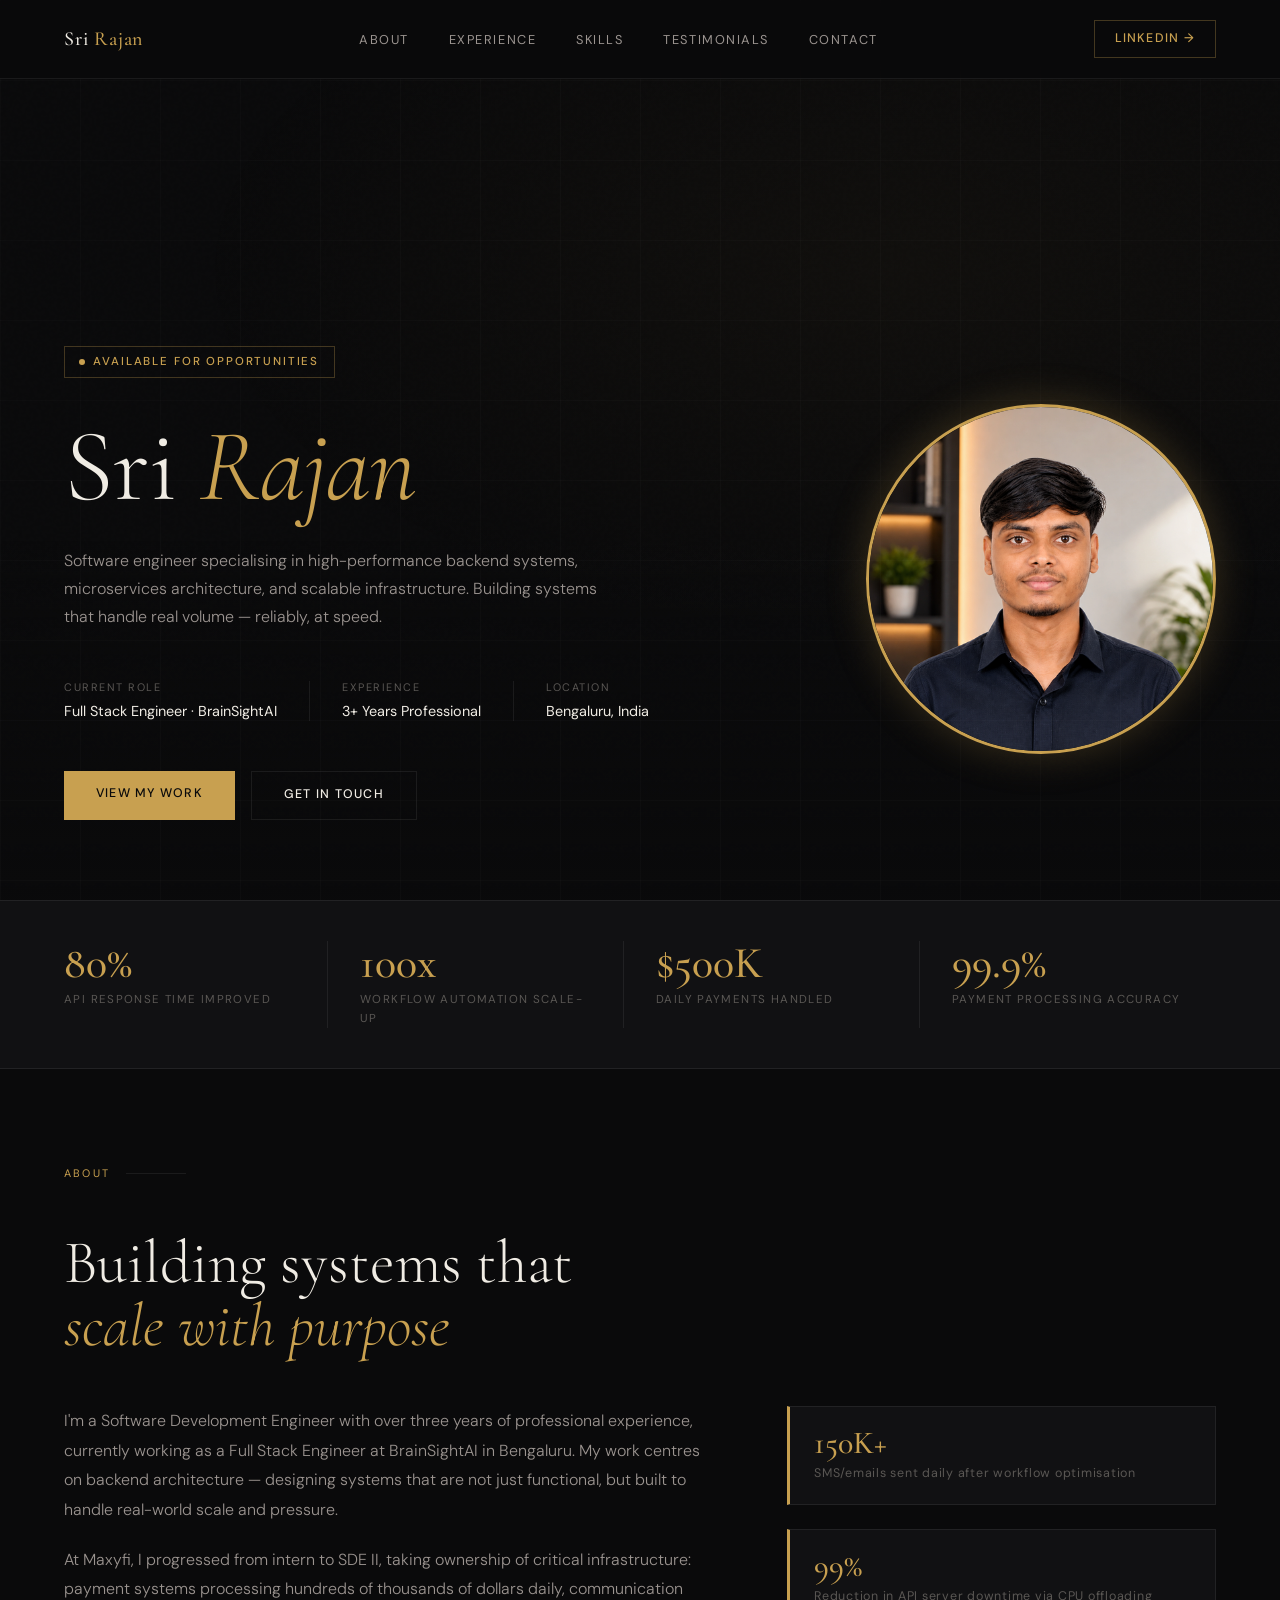
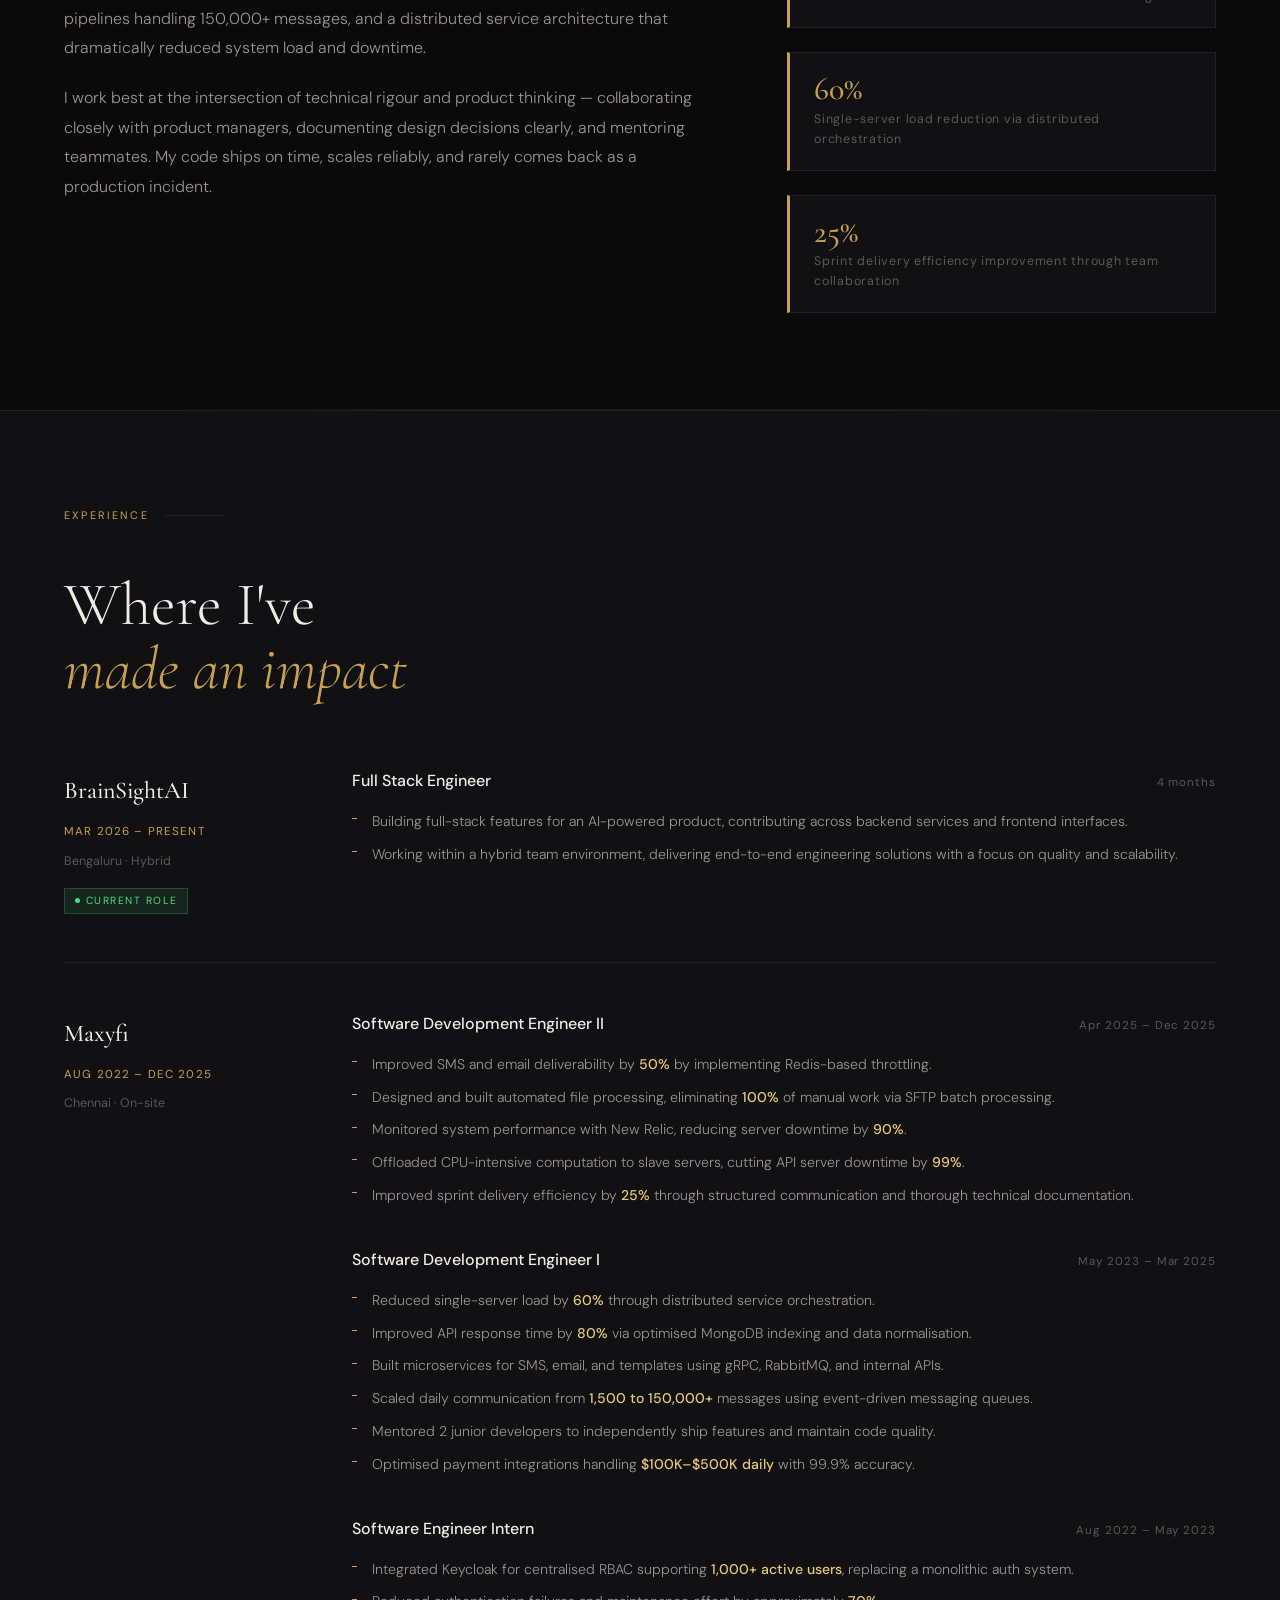
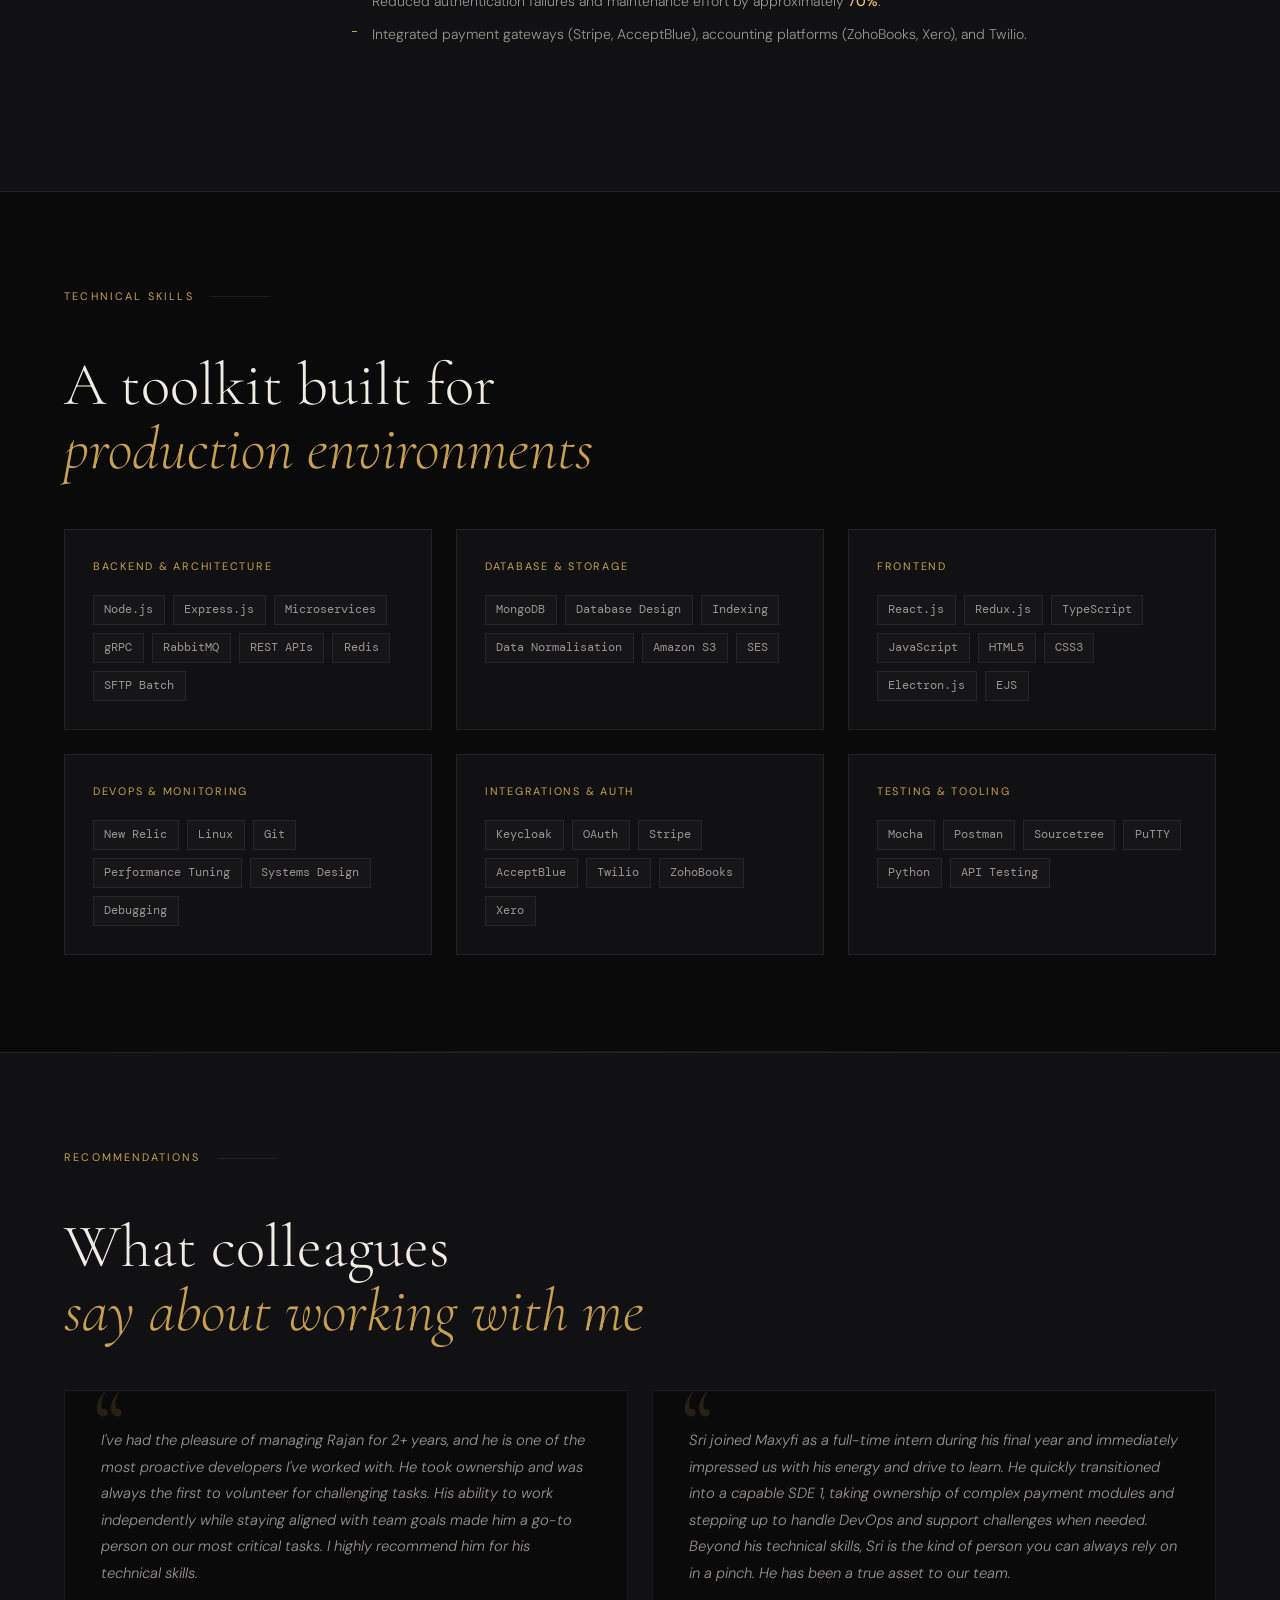
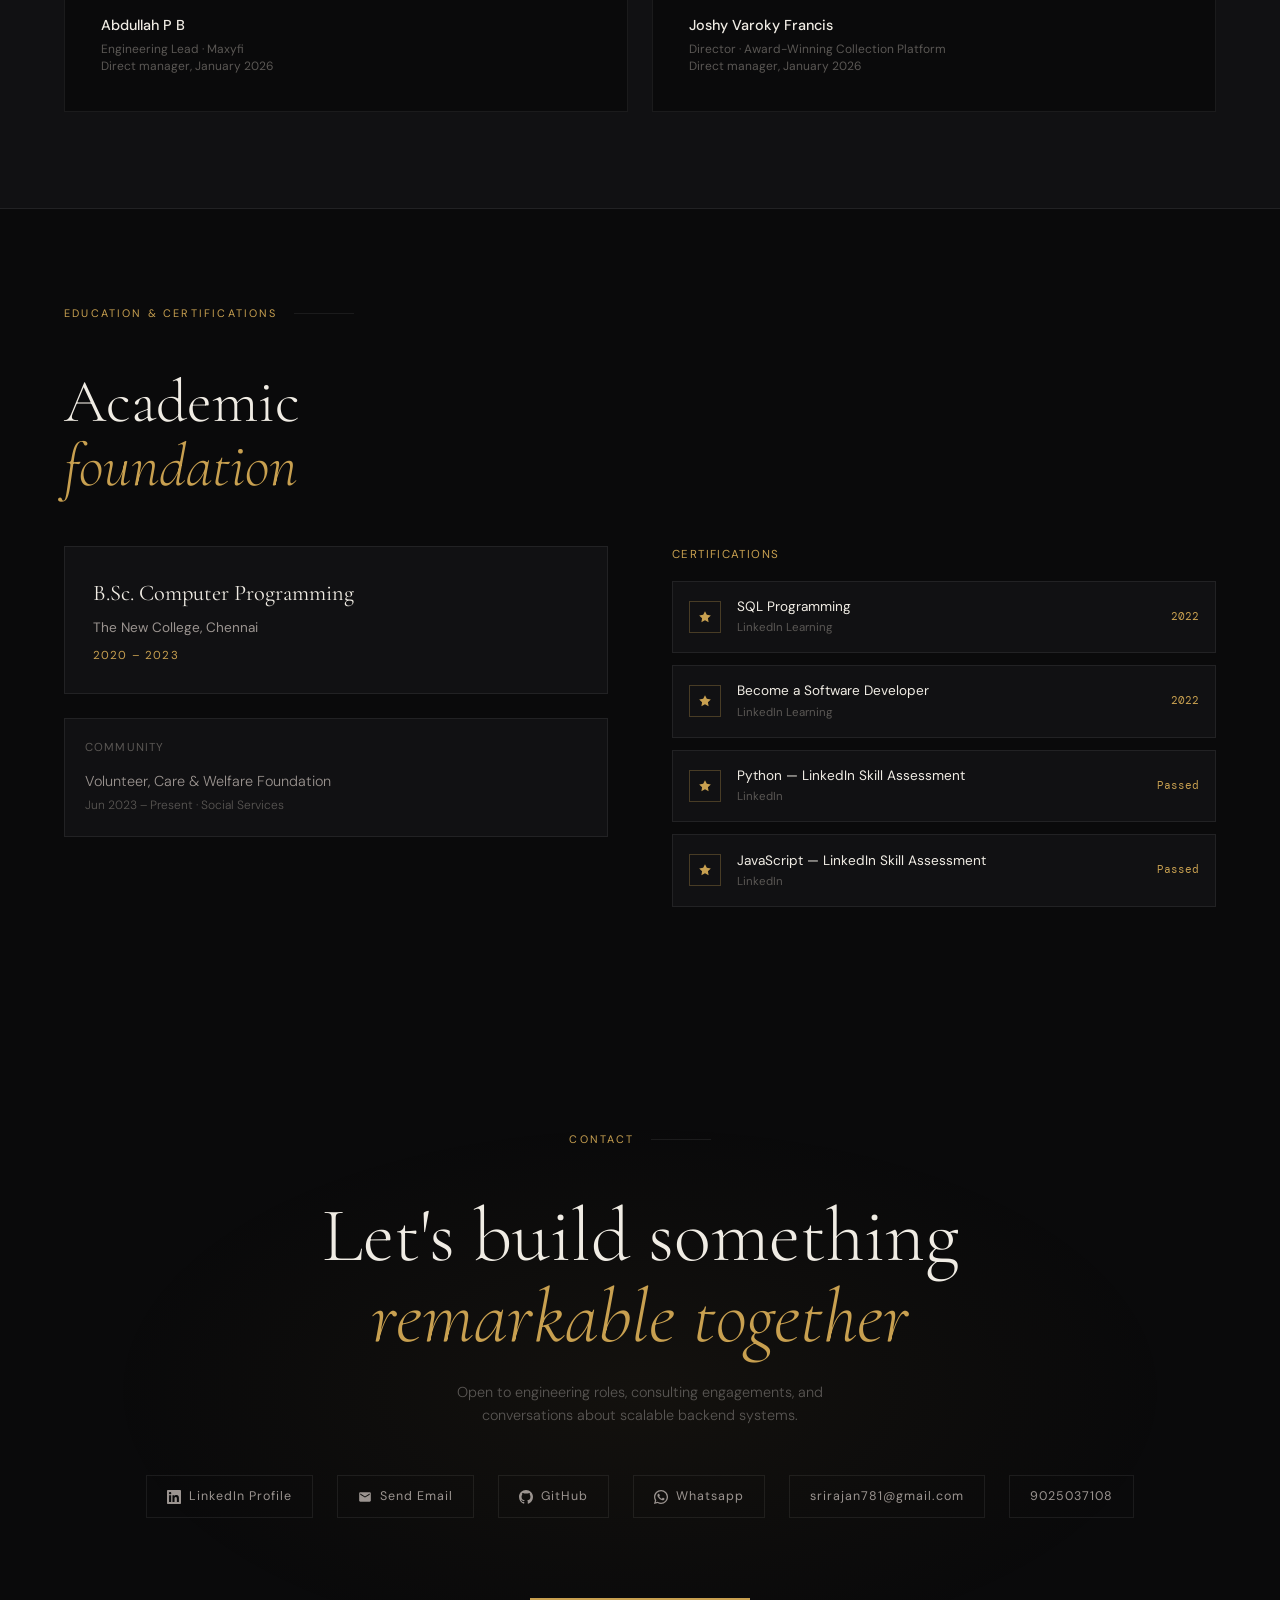
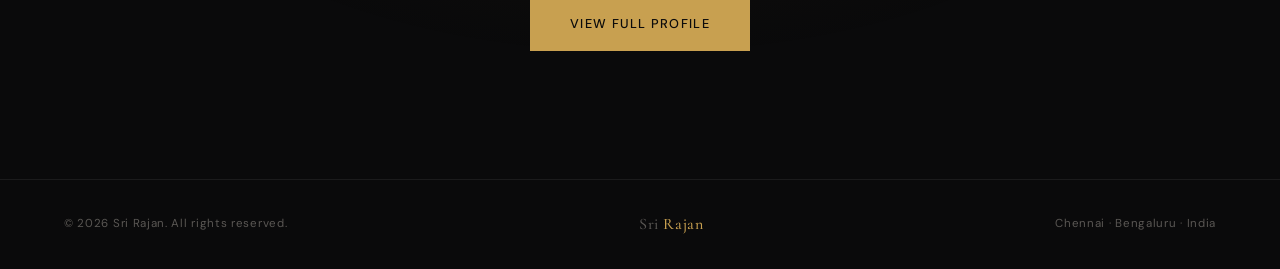
<file: index.html>
<!doctype html>
<html lang="en">
  <head>
    <meta charset="UTF-8" />
    <meta name="viewport" content="width=device-width, initial-scale=1.0" />
    <title>Sri Rajan — Software Engineer</title>
    <link rel="preconnect" href="https://fonts.googleapis.com" />
    <link rel="preconnect" href="https://fonts.gstatic.com" crossorigin />
    <link
      href="https://fonts.googleapis.com/css2?family=Cormorant+Garamond:ital,wght@0,300;0,400;0,500;0,600;1,300;1,400&family=DM+Sans:wght@300;400;500&family=DM+Mono:wght@400;500&display=swap"
      rel="stylesheet"
    />
    <style>
      :root {
        --bg: #0a0a0b;
        --bg-card: #111113;
        --bg-card-2: #161618;
        --border: rgba(255, 255, 255, 0.07);
        --border-accent: rgba(200, 160, 80, 0.3);
        --gold: #c8a050;
        --gold-light: #e8c878;
        --gold-dim: rgba(200, 160, 80, 0.15);
        --text-primary: #f0ece4;
        --text-secondary: #9b9490;
        --text-muted: #5a5754;
        --accent-glow: rgba(200, 160, 80, 0.08);
      }

      *,
      *::before,
      *::after {
        box-sizing: border-box;
        margin: 0;
        padding: 0;
      }

      html {
        scroll-behavior: smooth;
      }

      body {
        font-family: "DM Sans", sans-serif;
        background: var(--bg);
        color: var(--text-primary);
        line-height: 1.6;
        overflow-x: hidden;
      }

      /* ─── Noise overlay ─── */
      body::before {
        content: "";
        position: fixed;
        inset: 0;
        background-image: url("data:image/svg+xml,%3Csvg viewBox='0 0 256 256' xmlns='http://www.w3.org/2000/svg'%3E%3Cfilter id='n'%3E%3CfeTurbulence type='fractalNoise' baseFrequency='0.9' numOctaves='4' stitchTiles='stitch'/%3E%3C/filter%3E%3Crect width='100%25' height='100%25' filter='url(%23n)' opacity='0.03'/%3E%3C/svg%3E");
        pointer-events: none;
        z-index: 0;
        opacity: 0.4;
      }

      /* ─── NAV ─── */
      nav {
        position: fixed;
        top: 0;
        left: 0;
        right: 0;
        z-index: 100;
        padding: 1.25rem 4rem;
        display: flex;
        align-items: center;
        justify-content: space-between;
        border-bottom: 1px solid var(--border);
        background: rgba(10, 10, 11, 0.85);
        backdrop-filter: blur(16px);
        -webkit-backdrop-filter: blur(16px);
      }

      .nav-logo {
        font-family: "Cormorant Garamond", serif;
        font-size: 1.25rem;
        font-weight: 500;
        letter-spacing: 0.04em;
        color: var(--text-primary);
        text-decoration: none;
      }

      .nav-logo span {
        color: var(--gold);
      }

      .nav-links {
        display: flex;
        gap: 2.5rem;
        list-style: none;
      }

      .nav-links a {
        font-size: 0.8rem;
        font-weight: 400;
        letter-spacing: 0.12em;
        text-transform: uppercase;
        color: var(--text-secondary);
        text-decoration: none;
        transition: color 0.2s;
      }

      .nav-links a:hover {
        color: var(--gold-light);
      }

      .nav-cta {
        font-size: 0.78rem;
        font-weight: 500;
        letter-spacing: 0.1em;
        text-transform: uppercase;
        color: var(--gold);
        text-decoration: none;
        border: 1px solid var(--border-accent);
        padding: 0.5rem 1.25rem;
        transition: all 0.2s;
      }

      .nav-cta:hover {
        background: var(--gold-dim);
        color: var(--gold-light);
      }

      /* ─── HERO ─── */
      .hero {
        min-height: 100vh;
        display: flex;
        flex-direction: column;
        justify-content: flex-end;
        padding: 0 4rem 5rem;
        position: relative;
        overflow: hidden;
      }
      .hero-layout {
        display: flex;
        align-items: center;
        justify-content: space-between;
        gap: 4rem;
      }

      .hero-image {
        flex-shrink: 0;
      }

      .hero-image img {
        width: 350px;
        height: 350px;
        object-fit: cover;
        border-radius: 50%;
        border: 3px solid var(--gold);
        box-shadow: 0 0 40px rgba(200, 160, 80, 0.25);
      }

      /* ─── RESPONSIVE ─── */
      @media (max-width: 900px) {
        nav {
          padding: 1.25rem 1.5rem;
        }
        .nav-links {
          display: none;
        }
        .nav-cta {
          font-size: 0.7rem;
          padding: 0.4rem 0.9rem;
        }

        /* Hero */
        .hero {
          padding: 8rem 1.5rem 3rem;
          min-height: auto;
          justify-content: flex-start;
        }
        .hero-layout {
          flex-direction: column-reverse;
          align-items: center;
          gap: 2rem;
          text-align: center;
        }
        .hero-content {
          max-width: 100%;
        }
        .hero-image img {
          margin-top: 24px;
          width: 180px;
          height: 180px;
        }
        .hero h1 {
          font-size: clamp(3rem, 12vw, 5rem);
        }
        .hero-subtitle {
          max-width: 100%;
          margin-top: 1.25rem;
        }
        .hero-meta {
          flex-direction: column;
          align-items: center;
          gap: 1rem;
        }
        .hero-divider {
          width: 40px;
          height: 1px;
        }
        .hero-cta-group {
          justify-content: center;
        }

        /* Stats bar */
        .stats-bar {
          grid-template-columns: repeat(2, 1fr);
          padding: 2rem 1.5rem;
          gap: 1.5rem;
        }
        .stat-item {
          border-right: none;
          border-bottom: 1px solid var(--border);
          padding-right: 0;
          padding-bottom: 1.25rem;
        }
        .stat-item:nth-child(odd) {
          border-right: 1px solid var(--border);
          padding-right: 1rem;
        }
        .stat-item:nth-last-child(-n + 2) {
          border-bottom: none;
          padding-bottom: 0;
        }

        /* Sections */
        section {
          padding: 3.5rem 1.5rem;
        }

        /* About */
        .about-grid {
          grid-template-columns: 1fr;
          gap: 2.5rem;
        }

        /* Experience */
        .exp-item {
          grid-template-columns: 1fr;
          gap: 0.5rem;
        }
        .exp-meta {
          padding-top: 0;
          flex-direction: row;
          flex-wrap: wrap;
          align-items: center;
          gap: 0.5rem;
        }
        .exp-company {
          font-size: 1.2rem;
          width: 100%;
        }
        .exp-role-header {
          flex-direction: column;
          align-items: flex-start;
          gap: 0.25rem;
        }

        /* Skills */
        .skills-grid {
          grid-template-columns: 1fr;
          gap: 1rem;
        }

        /* Testimonials */
        .testimonials-grid {
          grid-template-columns: 1fr;
        }

        /* Education */
        .edu-certs-grid {
          grid-template-columns: 1fr;
          gap: 2rem;
        }

        /* Contact */
        .contact-section {
          padding: 4rem 1.5rem;
        }
        .contact-links {
          flex-direction: column;
          align-items: center;
          gap: 0.875rem;
          margin-bottom: 2.5rem;
        }
        .contact-link {
          width: 100%;
          max-width: 280px;
          justify-content: center;
        }

        /* Footer */
        footer {
          padding: 1.5rem;
          flex-direction: column;
          gap: 0.5rem;
          text-align: center;
        }

        /* Sep */
        .section-sep {
          margin: 0 1.5rem;
        }

        /* Section title */
        .section-title {
          font-size: clamp(1.75rem, 6vw, 2.5rem);
        }
      }

      @media (max-width: 600px) {
        /* Nav */
        .nav-cta {
          display: none;
        }
        nav {
          padding: 1rem 1.25rem;
        }

        /* Hero */
        .hero {
          padding: 8rem 1.5rem 3rem;
          min-height: auto;
          justify-content: flex-start;
        }
        .hero-layout {
          flex-direction: column-reverse;
          align-items: center;
          gap: 2rem;
          text-align: center;
        }
        .hero h1 {
          font-size: clamp(2.75rem, 14vw, 4rem);
          line-height: 1;
        }
        .hero-image img {
          margin-top: 100px;
          width: 140px;
          height: 140px;
        }
        .hero-badge {
          margin-bottom: 1.5rem;
          font-size: 0.65rem;
        }
        .hero-meta {
          gap: 0.875rem;
        }
        .hero-meta-value {
          font-size: 0.82rem;
        }
        .btn-primary,
        .btn-secondary {
          padding: 0.75rem 1.5rem;
          font-size: 0.72rem;
          width: 100%;
          text-align: center;
        }
        .hero-cta-group {
          flex-direction: column;
          width: 100%;
        }

        /* Stats */
        .stats-bar {
          grid-template-columns: 1fr 1fr;
          gap: 1.25rem;
        }
        .stat-number {
          font-size: 2rem;
        }

        /* Sections */
        section {
          padding: 3rem 1.25rem;
        }

        /* About highlights */
        .highlight-card strong {
          font-size: 1.6rem;
        }

        /* Experience */
        .exp-achievements li {
          font-size: 0.83rem;
        }

        /* Skills */
        .skill-tags {
          gap: 0.4rem;
        }

        /* Testimonials */
        .testimonial-card {
          padding: 1.5rem;
        }
        .testimonial-text {
          font-size: 0.85rem;
        }

        /* Education certs */
        .cert-item {
          flex-wrap: wrap;
          gap: 0.5rem;
        }
        .cert-name {
          font-size: 0.78rem;
        }

        /* Contact */
        .contact-title {
          font-size: clamp(1.75rem, 8vw, 2.5rem);
        }

        /* Footer */
        .footer-copy:last-child {
          display: none;
        }

        /* Section sep */
        .section-sep {
          margin: 0 1.25rem;
        }
      }

      .hero-bg-line {
        position: absolute;
        top: 0;
        left: 0;
        right: 0;
        bottom: 0;
        background:
          linear-gradient(180deg, transparent 60%, rgba(10, 10, 11, 0.95) 100%),
          radial-gradient(
            ellipse 80% 60% at 70% 30%,
            rgba(200, 160, 80, 0.04) 0%,
            transparent 70%
          );
        z-index: 0;
      }

      /* Decorative grid lines */
      .hero::after {
        content: "";
        position: absolute;
        top: 0;
        left: 0;
        right: 0;
        bottom: 0;
        background-image:
          linear-gradient(rgba(255, 255, 255, 0.015) 1px, transparent 1px),
          linear-gradient(
            90deg,
            rgba(255, 255, 255, 0.015) 1px,
            transparent 1px
          );
        background-size: 80px 80px;
        z-index: 0;
      }

      .hero-content {
        position: relative;
        z-index: 1;
        max-width: 900px;
      }

      .hero-badge {
        display: inline-flex;
        align-items: center;
        gap: 0.5rem;
        font-size: 0.72rem;
        font-weight: 500;
        letter-spacing: 0.16em;
        text-transform: uppercase;
        color: var(--gold);
        border: 1px solid var(--border-accent);
        padding: 0.35rem 0.9rem;
        margin-bottom: 2.5rem;
      }

      .hero-badge::before {
        content: "";
        width: 6px;
        height: 6px;
        border-radius: 50%;
        background: var(--gold);
        animation: pulse 2s infinite;
      }

      @keyframes pulse {
        0%,
        100% {
          opacity: 1;
          transform: scale(1);
        }
        50% {
          opacity: 0.4;
          transform: scale(0.8);
        }
      }

      .hero h1 {
        font-family: "Cormorant Garamond", serif;
        font-size: clamp(3.5rem, 8vw, 7.5rem);
        font-weight: 300;
        line-height: 0.95;
        letter-spacing: -0.01em;
        color: var(--text-primary);
        margin-bottom: 0.15em;
      }

      .hero h1 em {
        font-style: italic;
        color: var(--gold);
        font-weight: 300;
      }

      .hero-subtitle {
        font-family: "DM Sans", sans-serif;
        font-size: clamp(0.85rem, 1.5vw, 1rem);
        font-weight: 300;
        color: var(--text-secondary);
        max-width: 540px;
        margin-top: 2rem;
        line-height: 1.75;
      }

      .hero-meta {
        display: flex;
        align-items: center;
        gap: 2rem;
        margin-top: 3rem;
        flex-wrap: wrap;
      }

      .hero-meta-item {
        display: flex;
        flex-direction: column;
        gap: 0.2rem;
      }

      .hero-meta-label {
        font-size: 0.68rem;
        letter-spacing: 0.14em;
        text-transform: uppercase;
        color: var(--text-muted);
      }

      .hero-meta-value {
        font-size: 0.9rem;
        font-weight: 400;
        color: var(--text-primary);
      }

      .hero-divider {
        width: 1px;
        height: 40px;
        background: var(--border);
      }

      .hero-cta-group {
        display: flex;
        gap: 1rem;
        margin-top: 3rem;
        flex-wrap: wrap;
      }

      .btn-primary {
        display: inline-block;
        font-size: 0.78rem;
        font-weight: 500;
        letter-spacing: 0.1em;
        text-transform: uppercase;
        color: #0a0a0b;
        background: var(--gold);
        padding: 0.85rem 2rem;
        text-decoration: none;
        transition: all 0.2s;
      }

      .btn-primary:hover {
        background: var(--gold-light);
        transform: translateY(-1px);
      }

      .btn-secondary {
        display: inline-block;
        font-size: 0.78rem;
        font-weight: 500;
        letter-spacing: 0.1em;
        text-transform: uppercase;
        color: var(--text-primary);
        border: 1px solid var(--border);
        padding: 0.85rem 2rem;
        text-decoration: none;
        transition: all 0.2s;
      }

      .btn-secondary:hover {
        border-color: var(--border-accent);
        color: var(--gold-light);
        transform: translateY(-1px);
      }

      /* ─── STATS BAR ─── */
      .stats-bar {
        background: var(--bg-card);
        border-top: 1px solid var(--border);
        border-bottom: 1px solid var(--border);
        padding: 2.5rem 4rem;
        display: grid;
        grid-template-columns: repeat(4, 1fr);
        gap: 2rem;
        position: relative;
        z-index: 1;
      }

      .stat-item {
        display: flex;
        flex-direction: column;
        gap: 0.4rem;
        border-right: 1px solid var(--border);
        padding-right: 2rem;
      }

      .stat-item:last-child {
        border-right: none;
      }

      .stat-number {
        font-family: "Cormorant Garamond", serif;
        font-size: 2.75rem;
        font-weight: 500;
        color: var(--gold);
        line-height: 1;
      }

      .stat-label {
        font-size: 0.72rem;
        letter-spacing: 0.12em;
        text-transform: uppercase;
        color: var(--text-muted);
      }

      /* ─── SECTION BASE ─── */
      section {
        padding: 6rem 4rem;
        position: relative;
      }

      .section-label {
        display: flex;
        align-items: center;
        gap: 1rem;
        font-size: 0.68rem;
        letter-spacing: 0.2em;
        text-transform: uppercase;
        color: var(--gold);
        margin-bottom: 3rem;
      }

      .section-label::after {
        content: "";
        flex: 1;
        height: 1px;
        background: var(--border);
        max-width: 60px;
      }

      .section-title {
        font-family: "Cormorant Garamond", serif;
        font-size: clamp(2.2rem, 5vw, 3.8rem);
        font-weight: 300;
        line-height: 1.05;
        color: var(--text-primary);
        margin-bottom: 1.25rem;
      }

      .section-title em {
        font-style: italic;
        color: var(--gold);
      }

      /* ─── ABOUT ─── */
      .about-grid {
        display: grid;
        grid-template-columns: 1.2fr 0.8fr;
        gap: 5rem;
        align-items: start;
        margin-top: 3rem;
      }

      .about-text {
        font-size: 1rem;
        font-weight: 300;
        color: var(--text-secondary);
        line-height: 1.85;
      }

      .about-text p + p {
        margin-top: 1.25rem;
      }

      .about-highlights {
        display: flex;
        flex-direction: column;
        gap: 1.5rem;
      }

      .highlight-card {
        background: var(--bg-card);
        border: 1px solid var(--border);
        border-left: 3px solid var(--gold);
        padding: 1.25rem 1.5rem;
      }

      .highlight-card strong {
        display: block;
        font-family: "Cormorant Garamond", serif;
        font-size: 2rem;
        font-weight: 500;
        color: var(--gold);
        line-height: 1;
      }

      .highlight-card span {
        font-size: 0.78rem;
        font-weight: 400;
        color: var(--text-muted);
        letter-spacing: 0.06em;
        margin-top: 0.3rem;
        display: block;
      }

      /* ─── EXPERIENCE ─── */
      .experience-section {
        background: var(--bg-card);
        border-top: 1px solid var(--border);
        border-bottom: 1px solid var(--border);
      }

      .experience-list {
        display: flex;
        flex-direction: column;
        gap: 0;
      }

      .exp-item {
        display: grid;
        grid-template-columns: 240px 1fr;
        gap: 3rem;
        padding: 3rem 0;
        border-bottom: 1px solid var(--border);
        position: relative;
      }

      .exp-item:last-child {
        border-bottom: none;
      }

      .exp-meta {
        display: flex;
        flex-direction: column;
        gap: 0.5rem;
        padding-top: 0.25rem;
      }

      .exp-company {
        font-family: "Cormorant Garamond", serif;
        font-size: 1.5rem;
        font-weight: 500;
        color: var(--text-primary);
      }

      .exp-period {
        font-size: 0.72rem;
        letter-spacing: 0.1em;
        text-transform: uppercase;
        color: var(--gold);
        margin-top: 0.25rem;
      }

      .exp-location {
        font-size: 0.78rem;
        color: var(--text-muted);
        margin-top: 0.15rem;
      }

      .exp-roles {
        display: flex;
        flex-direction: column;
        gap: 2.5rem;
      }

      .exp-role {
        display: flex;
        flex-direction: column;
        gap: 1rem;
      }

      .exp-role-header {
        display: flex;
        align-items: baseline;
        justify-content: space-between;
        gap: 1rem;
      }

      .exp-role-title {
        font-size: 1rem;
        font-weight: 500;
        color: var(--text-primary);
      }

      .exp-role-date {
        font-size: 0.72rem;
        letter-spacing: 0.08em;
        color: var(--text-muted);
        white-space: nowrap;
      }

      .exp-achievements {
        list-style: none;
        display: flex;
        flex-direction: column;
        gap: 0.6rem;
      }

      .exp-achievements li {
        font-size: 0.88rem;
        font-weight: 300;
        color: var(--text-secondary);
        padding-left: 1.25rem;
        position: relative;
        line-height: 1.65;
      }

      .exp-achievements li::before {
        content: "";
        position: absolute;
        left: 0;
        top: 0.58em;
        width: 5px;
        height: 1px;
        background: var(--gold);
      }

      .exp-achievements li strong {
        color: var(--gold-light);
        font-weight: 500;
      }

      /* ─── SKILLS ─── */
      .skills-grid {
        display: grid;
        grid-template-columns: repeat(3, 1fr);
        gap: 1.5rem;
        margin-top: 3rem;
      }

      .skill-category {
        background: var(--bg-card);
        border: 1px solid var(--border);
        padding: 1.75rem;
        transition: border-color 0.3s;
      }

      .skill-category:hover {
        border-color: var(--border-accent);
      }

      .skill-cat-title {
        font-size: 0.68rem;
        letter-spacing: 0.16em;
        text-transform: uppercase;
        color: var(--gold);
        margin-bottom: 1.25rem;
      }

      .skill-tags {
        display: flex;
        flex-wrap: wrap;
        gap: 0.5rem;
      }

      .skill-tag {
        font-family: "DM Mono", monospace;
        font-size: 0.72rem;
        color: var(--text-secondary);
        background: var(--bg-card-2);
        border: 1px solid var(--border);
        padding: 0.3rem 0.65rem;
        transition: all 0.2s;
      }

      .skill-tag:hover {
        border-color: var(--border-accent);
        color: var(--gold-light);
      }

      /* ─── TESTIMONIALS ─── */
      .testimonials-section {
        background: var(--bg-card);
        border-top: 1px solid var(--border);
        border-bottom: 1px solid var(--border);
      }

      .testimonials-grid {
        display: grid;
        grid-template-columns: 1fr 1fr;
        gap: 1.5rem;
        margin-top: 3rem;
      }

      .testimonial-card {
        border: 1px solid var(--border);
        padding: 2.25rem;
        position: relative;
        background: var(--bg);
      }

      .testimonial-card::before {
        content: "\201C";
        font-family: "Cormorant Garamond", serif;
        font-size: 6rem;
        color: var(--gold);
        opacity: 0.15;
        position: absolute;
        top: -1rem;
        left: 1.75rem;
        line-height: 1;
      }

      .testimonial-text {
        font-size: 0.92rem;
        font-weight: 300;
        color: var(--text-secondary);
        line-height: 1.8;
        margin-bottom: 1.75rem;
        font-style: italic;
      }

      .testimonial-author {
        display: flex;
        flex-direction: column;
        gap: 0.25rem;
      }

      .testimonial-name {
        font-size: 0.9rem;
        font-weight: 500;
        color: var(--text-primary);
      }

      .testimonial-title {
        font-size: 0.75rem;
        color: var(--text-muted);
        line-height: 1.4;
      }

      /* ─── EDUCATION + CERTS ─── */
      .edu-certs-grid {
        display: grid;
        grid-template-columns: 1fr 1fr;
        gap: 4rem;
        margin-top: 3rem;
      }

      .edu-item {
        background: var(--bg-card);
        border: 1px solid var(--border);
        padding: 1.75rem;
      }

      .edu-degree {
        font-family: "Cormorant Garamond", serif;
        font-size: 1.4rem;
        font-weight: 400;
        color: var(--text-primary);
        margin-bottom: 0.4rem;
      }

      .edu-school {
        font-size: 0.85rem;
        color: var(--text-secondary);
      }

      .edu-year {
        font-size: 0.72rem;
        letter-spacing: 0.1em;
        color: var(--gold);
        margin-top: 0.5rem;
      }

      .cert-list {
        display: flex;
        flex-direction: column;
        gap: 0.75rem;
      }

      .cert-item {
        display: flex;
        align-items: center;
        gap: 1rem;
        padding: 0.9rem 1rem;
        background: var(--bg-card);
        border: 1px solid var(--border);
      }

      .cert-icon {
        width: 32px;
        height: 32px;
        border: 1px solid var(--border-accent);
        display: flex;
        align-items: center;
        justify-content: center;
        flex-shrink: 0;
      }

      .cert-icon svg {
        width: 14px;
        height: 14px;
        fill: var(--gold);
      }

      .cert-info {
        flex: 1;
      }

      .cert-name {
        font-size: 0.85rem;
        font-weight: 400;
        color: var(--text-primary);
      }

      .cert-issuer {
        font-size: 0.72rem;
        color: var(--text-muted);
        margin-top: 0.1rem;
      }

      .cert-year {
        font-family: "DM Mono", monospace;
        font-size: 0.7rem;
        color: var(--gold);
      }

      /* ─── CONTACT / FOOTER ─── */
      .contact-section {
        text-align: center;
        padding: 8rem 4rem;
        position: relative;
        overflow: hidden;
      }

      .contact-section::before {
        content: "";
        position: absolute;
        inset: 0;
        background: radial-gradient(
          ellipse 60% 50% at 50% 50%,
          rgba(200, 160, 80, 0.05) 0%,
          transparent 70%
        );
        pointer-events: none;
      }

      .contact-title {
        font-family: "Cormorant Garamond", serif;
        font-size: clamp(2.5rem, 6vw, 5rem);
        font-weight: 300;
        line-height: 1.05;
        margin-bottom: 1.5rem;
      }

      .contact-title em {
        font-style: italic;
        color: var(--gold);
      }

      .contact-tagline {
        font-size: 0.9rem;
        font-weight: 300;
        color: var(--text-muted);
        max-width: 420px;
        margin: 0 auto 3rem;
      }

      .contact-links {
        display: flex;
        justify-content: center;
        align-items: center;
        gap: 1.5rem;
        flex-wrap: wrap;
        margin-bottom: 5rem;
      }

      .contact-link {
        display: flex;
        align-items: center;
        gap: 0.5rem;
        font-size: 0.78rem;
        font-weight: 400;
        letter-spacing: 0.08em;
        color: var(--text-secondary);
        text-decoration: none;
        padding: 0.65rem 1.25rem;
        border: 1px solid var(--border);
        transition: all 0.2s;
      }

      .contact-link:hover {
        border-color: var(--border-accent);
        color: var(--gold-light);
      }

      .contact-link svg {
        width: 14px;
        height: 14px;
        fill: currentColor;
      }

      footer {
        border-top: 1px solid var(--border);
        padding: 2rem 4rem;
        display: flex;
        align-items: center;
        justify-content: space-between;
      }

      .footer-copy {
        font-size: 0.72rem;
        color: var(--text-muted);
        letter-spacing: 0.06em;
      }

      .footer-logo {
        font-family: "Cormorant Garamond", serif;
        font-size: 1rem;
        font-weight: 500;
        color: var(--text-muted);
        letter-spacing: 0.04em;
      }

      .footer-logo span {
        color: var(--gold);
      }

      /* ─── SCROLL ANIMATIONS ─── */
      .reveal {
        opacity: 0;
        transform: translateY(28px);
        transition:
          opacity 0.7s ease,
          transform 0.7s ease;
      }

      .reveal.visible {
        opacity: 1;
        transform: translateY(0);
      }

      .reveal-delay-1 {
        transition-delay: 0.1s;
      }
      .reveal-delay-2 {
        transition-delay: 0.2s;
      }
      .reveal-delay-3 {
        transition-delay: 0.3s;
      }
      .reveal-delay-4 {
        transition-delay: 0.4s;
      }

      /* ─── CURRENT ROLE BADGE ─── */
      .current-badge {
        display: inline-flex;
        align-items: center;
        gap: 0.4rem;
        font-size: 0.65rem;
        letter-spacing: 0.14em;
        text-transform: uppercase;
        color: #4ade80;
        background: rgba(74, 222, 128, 0.1);
        border: 1px solid rgba(74, 222, 128, 0.2);
        padding: 0.25rem 0.6rem;
        margin-top: 0.5rem;
        width: fit-content;
      }

      .current-badge::before {
        content: "";
        width: 5px;
        height: 5px;
        border-radius: 50%;
        background: #4ade80;
        animation: pulse 2s infinite;
      }

      /* ─── SEPARATOR LINE ─── */
      .section-sep {
        height: 1px;
        background: linear-gradient(
          90deg,
          transparent,
          var(--border),
          transparent
        );
        margin: 0 4rem;
      }

      /* ─── RESPONSIVE ─── */
      @media (max-width: 900px) {
        nav {
          padding: 1.25rem 1.5rem;
        }
        .nav-links {
          display: none;
        }
        section {
          padding: 4rem 1.5rem;
        }
        .hero {
          padding: 0 1.5rem 4rem;
        }
        .stats-bar {
          grid-template-columns: repeat(2, 1fr);
          padding: 2rem 1.5rem;
        }
        .about-grid {
          grid-template-columns: 1fr;
          gap: 2.5rem;
        }
        .skills-grid {
          grid-template-columns: 1fr 1fr;
        }
        .testimonials-grid {
          grid-template-columns: 1fr;
        }
        .exp-item {
          grid-template-columns: 1fr;
          gap: 0.75rem;
        }
        .edu-certs-grid {
          grid-template-columns: 1fr;
          gap: 2rem;
        }
        .contact-section {
          padding: 5rem 1.5rem;
        }
        footer {
          padding: 1.5rem;
          flex-direction: column;
          gap: 0.75rem;
          text-align: center;
        }
        .section-sep {
          margin: 0 1.5rem;
        }
      }
    </style>
  </head>
  <body>
    <!-- Navigation -->
    <nav>
      <a href="#" class="nav-logo">Sri <span>Rajan</span></a>
      <ul class="nav-links">
        <li><a href="#about">About</a></li>
        <li><a href="#experience">Experience</a></li>
        <li><a href="#skills">Skills</a></li>
        <li><a href="#testimonials">Testimonials</a></li>
        <li><a href="#contact">Contact</a></li>
      </ul>
      <a
        href="https://www.linkedin.com/in/sri-rajan-bb1442215/"
        target="_blank"
        class="nav-cta"
        >LinkedIn →</a
      >
    </nav>

    <!-- Hero -->
    <section class="hero" id="home">
      <div class="hero-bg-line"></div>
      <div class="hero-layout">
        <div class="hero-content">
          <div class="hero-badge reveal">Available for opportunities</div>

          <h1 class="reveal reveal-delay-1">Sri <em>Rajan</em></h1>

          <p class="hero-subtitle reveal reveal-delay-2">
            Software engineer specialising in high-performance backend systems,
            microservices architecture, and scalable infrastructure. Building
            systems that handle real volume — reliably, at speed.
          </p>

          <div class="hero-meta reveal reveal-delay-3">
            <div class="hero-meta-item">
              <span class="hero-meta-label">Current Role</span>
              <span class="hero-meta-value"
                >Full Stack Engineer · BrainSightAI</span
              >
            </div>

            <div class="hero-divider"></div>

            <div class="hero-meta-item">
              <span class="hero-meta-label">Experience</span>
              <span class="hero-meta-value">3+ Years Professional</span>
            </div>

            <div class="hero-divider"></div>

            <div class="hero-meta-item">
              <span class="hero-meta-label">Location</span>
              <span class="hero-meta-value">Bengaluru, India</span>
            </div>
          </div>

          <div class="hero-cta-group reveal reveal-delay-4">
            <a href="#experience" class="btn-primary">View My Work</a>
            <a href="#contact" class="btn-secondary">Get In Touch</a>
          </div>
        </div>

        <div class="hero-image reveal">
          <img src="./assets/profile.png" alt="Sri Rajan" />
        </div>
      </div>
    </section>

    <!-- Stats -->
    <div class="stats-bar">
      <div class="stat-item reveal">
        <span class="stat-number">80%</span>
        <span class="stat-label">API response time improved</span>
      </div>
      <div class="stat-item reveal reveal-delay-1">
        <span class="stat-number">100x</span>
        <span class="stat-label">Workflow automation scale-up</span>
      </div>
      <div class="stat-item reveal reveal-delay-2">
        <span class="stat-number">$500K</span>
        <span class="stat-label">Daily payments handled</span>
      </div>
      <div class="stat-item reveal reveal-delay-3">
        <span class="stat-number">99.9%</span>
        <span class="stat-label">Payment processing accuracy</span>
      </div>
    </div>

    <!-- About -->
    <section id="about">
      <div class="section-label">About</div>
      <h2 class="section-title reveal">
        Building systems that<br /><em>scale with purpose</em>
      </h2>
      <div class="about-grid">
        <div class="about-text reveal">
          <p>
            I'm a Software Development Engineer with over three years of
            professional experience, currently working as a Full Stack Engineer
            at BrainSightAI in Bengaluru. My work centres on backend
            architecture — designing systems that are not just functional, but
            built to handle real-world scale and pressure.
          </p>
          <p>
            At Maxyfi, I progressed from intern to SDE II, taking ownership of
            critical infrastructure: payment systems processing hundreds of
            thousands of dollars daily, communication pipelines handling
            150,000+ messages, and a distributed service architecture that
            dramatically reduced system load and downtime.
          </p>
          <p>
            I work best at the intersection of technical rigour and product
            thinking — collaborating closely with product managers, documenting
            design decisions clearly, and mentoring teammates. My code ships on
            time, scales reliably, and rarely comes back as a production
            incident.
          </p>
        </div>
        <div class="about-highlights">
          <div class="highlight-card reveal reveal-delay-1">
            <strong>150K+</strong>
            <span>SMS/emails sent daily after workflow optimisation</span>
          </div>
          <div class="highlight-card reveal reveal-delay-2">
            <strong>99%</strong>
            <span>Reduction in API server downtime via CPU offloading</span>
          </div>
          <div class="highlight-card reveal reveal-delay-3">
            <strong>60%</strong>
            <span
              >Single-server load reduction via distributed orchestration</span
            >
          </div>
          <div class="highlight-card reveal reveal-delay-4">
            <strong>25%</strong>
            <span
              >Sprint delivery efficiency improvement through team
              collaboration</span
            >
          </div>
        </div>
      </div>
    </section>

    <div class="section-sep"></div>

    <!-- Experience -->
    <section id="experience" class="experience-section">
      <div class="section-label">Experience</div>
      <h2 class="section-title reveal">
        Where I've<br /><em>made an impact</em>
      </h2>

      <div class="experience-list">
        <!-- BrainSightAI -->
        <div class="exp-item reveal">
          <div class="exp-meta">
            <div class="exp-company">BrainSightAI</div>
            <div class="exp-period">Mar 2026 – Present</div>
            <div class="exp-location">Bengaluru · Hybrid</div>
            <div class="current-badge">Current Role</div>
          </div>
          <div class="exp-roles">
            <div class="exp-role">
              <div class="exp-role-header">
                <span class="exp-role-title">Full Stack Engineer</span>
                <span class="exp-role-date">4 months</span>
              </div>
              <ul class="exp-achievements">
                <li>
                  Building full-stack features for an AI-powered product,
                  contributing across backend services and frontend interfaces.
                </li>
                <li>
                  Working within a hybrid team environment, delivering
                  end-to-end engineering solutions with a focus on quality and
                  scalability.
                </li>
              </ul>
            </div>
          </div>
        </div>

        <!-- Maxyfi -->
        <div class="exp-item reveal">
          <div class="exp-meta">
            <div class="exp-company">Maxyfi</div>
            <div class="exp-period">Aug 2022 – Dec 2025</div>
            <div class="exp-location">Chennai · On-site</div>
          </div>
          <div class="exp-roles">
            <!-- SDE II -->
            <div class="exp-role">
              <div class="exp-role-header">
                <span class="exp-role-title"
                  >Software Development Engineer II</span
                >
                <span class="exp-role-date">Apr 2025 – Dec 2025</span>
              </div>
              <ul class="exp-achievements">
                <li>
                  Improved SMS and email deliverability by
                  <strong>50%</strong> by implementing Redis-based throttling.
                </li>
                <li>
                  Designed and built automated file processing, eliminating
                  <strong>100%</strong> of manual work via SFTP batch
                  processing.
                </li>
                <li>
                  Monitored system performance with New Relic, reducing server
                  downtime by <strong>90%</strong>.
                </li>
                <li>
                  Offloaded CPU-intensive computation to slave servers, cutting
                  API server downtime by <strong>99%</strong>.
                </li>
                <li>
                  Improved sprint delivery efficiency by
                  <strong>25%</strong> through structured communication and
                  thorough technical documentation.
                </li>
              </ul>
            </div>

            <!-- SDE I -->
            <div class="exp-role">
              <div class="exp-role-header">
                <span class="exp-role-title"
                  >Software Development Engineer I</span
                >
                <span class="exp-role-date">May 2023 – Mar 2025</span>
              </div>
              <ul class="exp-achievements">
                <li>
                  Reduced single-server load by <strong>60%</strong> through
                  distributed service orchestration.
                </li>
                <li>
                  Improved API response time by <strong>80%</strong> via
                  optimised MongoDB indexing and data normalisation.
                </li>
                <li>
                  Built microservices for SMS, email, and templates using gRPC,
                  RabbitMQ, and internal APIs.
                </li>
                <li>
                  Scaled daily communication from
                  <strong>1,500 to 150,000+</strong> messages using event-driven
                  messaging queues.
                </li>
                <li>
                  Mentored 2 junior developers to independently ship features
                  and maintain code quality.
                </li>
                <li>
                  Optimised payment integrations handling
                  <strong>$100K–$500K daily</strong> with 99.9% accuracy.
                </li>
              </ul>
            </div>

            <!-- Intern -->
            <div class="exp-role">
              <div class="exp-role-header">
                <span class="exp-role-title">Software Engineer Intern</span>
                <span class="exp-role-date">Aug 2022 – May 2023</span>
              </div>
              <ul class="exp-achievements">
                <li>
                  Integrated Keycloak for centralised RBAC supporting
                  <strong>1,000+ active users</strong>, replacing a monolithic
                  auth system.
                </li>
                <li>
                  Reduced authentication failures and maintenance effort by
                  approximately <strong>70%</strong>.
                </li>
                <li>
                  Integrated payment gateways (Stripe, AcceptBlue), accounting
                  platforms (ZohoBooks, Xero), and Twilio.
                </li>
              </ul>
            </div>
          </div>
        </div>
      </div>
    </section>

    <!-- Skills -->
    <section id="skills">
      <div class="section-label">Technical Skills</div>
      <h2 class="section-title reveal">
        A toolkit built for<br /><em>production environments</em>
      </h2>
      <div class="skills-grid">
        <div class="skill-category reveal">
          <div class="skill-cat-title">Backend & Architecture</div>
          <div class="skill-tags">
            <span class="skill-tag">Node.js</span>
            <span class="skill-tag">Express.js</span>
            <span class="skill-tag">Microservices</span>
            <span class="skill-tag">gRPC</span>
            <span class="skill-tag">RabbitMQ</span>
            <span class="skill-tag">REST APIs</span>
            <span class="skill-tag">Redis</span>
            <span class="skill-tag">SFTP Batch</span>
          </div>
        </div>
        <div class="skill-category reveal reveal-delay-1">
          <div class="skill-cat-title">Database & Storage</div>
          <div class="skill-tags">
            <span class="skill-tag">MongoDB</span>
            <span class="skill-tag">Database Design</span>
            <span class="skill-tag">Indexing</span>
            <span class="skill-tag">Data Normalisation</span>
            <span class="skill-tag">Amazon S3</span>
            <span class="skill-tag">SES</span>
          </div>
        </div>
        <div class="skill-category reveal reveal-delay-2">
          <div class="skill-cat-title">Frontend</div>
          <div class="skill-tags">
            <span class="skill-tag">React.js</span>
            <span class="skill-tag">Redux.js</span>
            <span class="skill-tag">TypeScript</span>
            <span class="skill-tag">JavaScript</span>
            <span class="skill-tag">HTML5</span>
            <span class="skill-tag">CSS3</span>
            <span class="skill-tag">Electron.js</span>
            <span class="skill-tag">EJS</span>
          </div>
        </div>
        <div class="skill-category reveal">
          <div class="skill-cat-title">DevOps & Monitoring</div>
          <div class="skill-tags">
            <span class="skill-tag">New Relic</span>
            <span class="skill-tag">Linux</span>
            <span class="skill-tag">Git</span>
            <span class="skill-tag">Performance Tuning</span>
            <span class="skill-tag">Systems Design</span>
            <span class="skill-tag">Debugging</span>
          </div>
        </div>
        <div class="skill-category reveal reveal-delay-1">
          <div class="skill-cat-title">Integrations & Auth</div>
          <div class="skill-tags">
            <span class="skill-tag">Keycloak</span>
            <span class="skill-tag">OAuth</span>
            <span class="skill-tag">Stripe</span>
            <span class="skill-tag">AcceptBlue</span>
            <span class="skill-tag">Twilio</span>
            <span class="skill-tag">ZohoBooks</span>
            <span class="skill-tag">Xero</span>
          </div>
        </div>
        <div class="skill-category reveal reveal-delay-2">
          <div class="skill-cat-title">Testing & Tooling</div>
          <div class="skill-tags">
            <span class="skill-tag">Mocha</span>
            <span class="skill-tag">Postman</span>
            <span class="skill-tag">Sourcetree</span>
            <span class="skill-tag">PuTTY</span>
            <span class="skill-tag">Python</span>
            <span class="skill-tag">API Testing</span>
          </div>
        </div>
      </div>
    </section>

    <div class="section-sep"></div>

    <!-- Testimonials -->
    <section id="testimonials" class="testimonials-section">
      <div class="section-label">Recommendations</div>
      <h2 class="section-title reveal">
        What colleagues<br /><em>say about working with me</em>
      </h2>
      <div class="testimonials-grid">
        <div class="testimonial-card reveal reveal-delay-1">
          <p class="testimonial-text">
            I've had the pleasure of managing Rajan for 2+ years, and he is one
            of the most proactive developers I've worked with. He took ownership
            and was always the first to volunteer for challenging tasks. His
            ability to work independently while staying aligned with team goals
            made him a go-to person on our most critical tasks. I highly
            recommend him for his technical skills.
          </p>
          <div class="testimonial-author">
            <span class="testimonial-name">Abdullah P B</span>
            <span class="testimonial-title"
              >Engineering Lead · Maxyfi<br />Direct manager, January 2026</span
            >
          </div>
        </div>
        <div class="testimonial-card reveal reveal-delay-2">
          <p class="testimonial-text">
            Sri joined Maxyfi as a full-time intern during his final year and
            immediately impressed us with his energy and drive to learn. He
            quickly transitioned into a capable SDE 1, taking ownership of
            complex payment modules and stepping up to handle DevOps and support
            challenges when needed. Beyond his technical skills, Sri is the kind
            of person you can always rely on in a pinch. He has been a true
            asset to our team.
          </p>
          <div class="testimonial-author">
            <span class="testimonial-name">Joshy Varoky Francis</span>
            <span class="testimonial-title"
              >Director · Award-Winning Collection Platform<br />Direct manager,
              January 2026</span
            >
          </div>
        </div>
      </div>
    </section>

    <!-- Education & Certs -->
    <section id="education">
      <div class="section-label">Education & Certifications</div>
      <h2 class="section-title reveal">Academic<br /><em>foundation</em></h2>
      <div class="edu-certs-grid">
        <div class="reveal">
          <div class="edu-item">
            <div class="edu-degree">B.Sc. Computer Programming</div>
            <div class="edu-school">The New College, Chennai</div>
            <div class="edu-year">2020 – 2023</div>
          </div>
          <div
            style="
              margin-top: 1.5rem;
              padding: 1.25rem;
              background: var(--bg-card);
              border: 1px solid var(--border);
            "
          >
            <div
              style="
                font-size: 0.72rem;
                letter-spacing: 0.1em;
                text-transform: uppercase;
                color: var(--text-muted);
                margin-bottom: 0.75rem;
              "
            >
              Community
            </div>
            <div
              style="
                font-size: 0.9rem;
                color: var(--text-secondary);
                font-weight: 300;
              "
            >
              Volunteer, Care & Welfare Foundation<br /><span
                style="font-size: 0.75rem; color: var(--text-muted)"
                >Jun 2023 – Present · Social Services</span
              >
            </div>
          </div>
        </div>
        <div class="reveal reveal-delay-1">
          <div
            style="
              font-size: 0.72rem;
              letter-spacing: 0.12em;
              text-transform: uppercase;
              color: var(--gold);
              margin-bottom: 1rem;
            "
          >
            Certifications
          </div>
          <div class="cert-list">
            <div class="cert-item">
              <div class="cert-icon">
                <svg viewBox="0 0 24 24" xmlns="http://www.w3.org/2000/svg">
                  <path
                    d="M12 2l3.09 6.26L22 9.27l-5 4.87 1.18 6.88L12 17.77l-6.18 3.25L7 14.14 2 9.27l6.91-1.01L12 2z"
                  />
                </svg>
              </div>
              <div class="cert-info">
                <div class="cert-name">SQL Programming</div>
                <div class="cert-issuer">LinkedIn Learning</div>
              </div>
              <div class="cert-year">2022</div>
            </div>
            <div class="cert-item">
              <div class="cert-icon">
                <svg viewBox="0 0 24 24" xmlns="http://www.w3.org/2000/svg">
                  <path
                    d="M12 2l3.09 6.26L22 9.27l-5 4.87 1.18 6.88L12 17.77l-6.18 3.25L7 14.14 2 9.27l6.91-1.01L12 2z"
                  />
                </svg>
              </div>
              <div class="cert-info">
                <div class="cert-name">Become a Software Developer</div>
                <div class="cert-issuer">LinkedIn Learning</div>
              </div>
              <div class="cert-year">2022</div>
            </div>
            <div class="cert-item">
              <div class="cert-icon">
                <svg viewBox="0 0 24 24" xmlns="http://www.w3.org/2000/svg">
                  <path
                    d="M12 2l3.09 6.26L22 9.27l-5 4.87 1.18 6.88L12 17.77l-6.18 3.25L7 14.14 2 9.27l6.91-1.01L12 2z"
                  />
                </svg>
              </div>
              <div class="cert-info">
                <div class="cert-name">Python — LinkedIn Skill Assessment</div>
                <div class="cert-issuer">LinkedIn</div>
              </div>
              <div class="cert-year">Passed</div>
            </div>
            <div class="cert-item">
              <div class="cert-icon">
                <svg viewBox="0 0 24 24" xmlns="http://www.w3.org/2000/svg">
                  <path
                    d="M12 2l3.09 6.26L22 9.27l-5 4.87 1.18 6.88L12 17.77l-6.18 3.25L7 14.14 2 9.27l6.91-1.01L12 2z"
                  />
                </svg>
              </div>
              <div class="cert-info">
                <div class="cert-name">
                  JavaScript — LinkedIn Skill Assessment
                </div>
                <div class="cert-issuer">LinkedIn</div>
              </div>
              <div class="cert-year">Passed</div>
            </div>
          </div>
        </div>
      </div>
    </section>

    <!-- Contact -->
    <section id="contact" class="contact-section">
      <div
        class="section-label"
        style="justify-content: center; text-align: center"
      >
        Contact
      </div>
      <h2 class="contact-title reveal">
        Let's build something<br /><em>remarkable together</em>
      </h2>
      <p class="contact-tagline reveal reveal-delay-1">
        Open to engineering roles, consulting engagements, and conversations
        about scalable backend systems.
      </p>
      <div class="contact-links reveal reveal-delay-2">
        <a
          href="https://www.linkedin.com/in/sri-rajan-bb1442215/"
          target="_blank"
          class="contact-link"
        >
          <svg viewBox="0 0 24 24" xmlns="http://www.w3.org/2000/svg">
            <path
              d="M20.447 20.452h-3.554v-5.569c0-1.328-.027-3.037-1.852-3.037-1.853 0-2.136 1.445-2.136 2.939v5.667H9.351V9h3.414v1.561h.046c.477-.9 1.637-1.85 3.37-1.85 3.601 0 4.267 2.37 4.267 5.455v6.286zM5.337 7.433c-1.144 0-2.063-.926-2.063-2.065 0-1.138.92-2.063 2.063-2.063 1.14 0 2.064.925 2.064 2.063 0 1.139-.925 2.065-2.064 2.065zm1.782 13.019H3.555V9h3.564v11.452zM22.225 0H1.771C.792 0 0 .774 0 1.729v20.542C0 23.227.792 24 1.771 24h20.451C23.2 24 24 23.227 24 22.271V1.729C24 .774 23.2 0 22.222 0h.003z"
            />
          </svg>
          LinkedIn Profile
        </a>
        <a href="mailto:srirajanb781@gmail.com" class="contact-link">
          <svg viewBox="0 0 24 24" xmlns="http://www.w3.org/2000/svg">
            <path
              d="M20 4H4c-1.1 0-1.99.9-1.99 2L2 18c0 1.1.9 2 2 2h16c1.1 0 2-.9 2-2V6c0-1.1-.9-2-2-2zm0 4l-8 5-8-5V6l8 5 8-5v2z"
            />
          </svg>
          Send Email
        </a>
        <a
          href="https://github.com/sri-rajan"
          target="_blank"
          class="contact-link"
        >
          <svg viewBox="0 0 24 24" xmlns="http://www.w3.org/2000/svg">
            <path
              d="M12 0C5.374 0 0 5.373 0 12c0 5.302 3.438 9.8 8.207 11.387.599.111.793-.261.793-.577v-2.234c-3.338.726-4.033-1.416-4.033-1.416-.546-1.387-1.333-1.756-1.333-1.756-1.089-.745.083-.729.083-.729 1.205.084 1.839 1.237 1.839 1.237 1.07 1.834 2.807 1.304 3.492.997.107-.775.418-1.305.762-1.604-2.665-.305-5.467-1.334-5.467-5.931 0-1.311.469-2.381 1.236-3.221-.124-.303-.535-1.524.117-3.176 0 0 1.008-.322 3.301 1.23A11.509 11.509 0 0 1 12 5.803c1.02.005 2.047.138 3.006.404 2.291-1.552 3.297-1.23 3.297-1.23.653 1.653.242 2.874.118 3.176.77.84 1.235 1.911 1.235 3.221 0 4.609-2.807 5.624-5.479 5.921.43.372.823 1.102.823 2.222v3.293c0 .319.192.694.801.576C20.566 21.797 24 17.3 24 12c0-6.627-5.373-12-12-12z"
            />
          </svg>
          GitHub
        </a>
        <a href="https://wa.me/9025037108" target="_blank" class="contact-link">
          <svg viewBox="0 0 24 24" xmlns="http://www.w3.org/2000/svg">
            <path
              d="M20.52 3.48A11.86 11.86 0 0 0 12.04 0C5.4 0 .02 5.38.02 12c0 2.12.55 4.18 1.6 6L0 24l6.17-1.62A11.95 11.95 0 0 0 12.04 24c6.62 0 12-5.38 12-12 0-3.2-1.25-6.22-3.52-8.52ZM12.04 21.8a9.8 9.8 0 0 1-5-1.37l-.36-.21-3.66.96.98-3.56-.24-.37A9.74 9.74 0 1 1 12.04 21.8Zm5.39-7.34c-.3-.15-1.77-.87-2.04-.97-.27-.1-.47-.15-.67.15-.2.3-.77.97-.95 1.17-.17.2-.35.22-.65.07-.3-.15-1.27-.47-2.42-1.5-.9-.8-1.5-1.8-1.68-2.1-.18-.3-.02-.46.13-.6.14-.14.3-.35.45-.52.15-.18.2-.3.3-.5.1-.2.05-.37-.02-.52-.08-.15-.67-1.62-.92-2.22-.24-.58-.49-.5-.67-.51h-.57c-.2 0-.52.08-.8.37-.27.3-1.04 1.01-1.04 2.47s1.06 2.88 1.2 3.08c.15.2 2.08 3.18 5.05 4.46.7.3 1.25.48 1.68.61.71.23 1.35.2 1.86.12.57-.09 1.77-.72 2.02-1.41.25-.7.25-1.3.17-1.42-.07-.13-.27-.2-.57-.35Z"
            />
          </svg>
          Whatsapp
        </a>
        <a class="contact-link"> srirajan781@gmail.com</a>
        <a class="contact-link"> 9025037108</a>
      </div>
      <a
        href="https://www.linkedin.com/in/sri-rajan-bb1442215/"
        target="_blank"
        class="btn-primary"
        style="font-size: 0.8rem; padding: 1rem 2.5rem"
      >
        View Full Profile
      </a>
    </section>

    <footer>
      <span class="footer-copy">© 2026 Sri Rajan. All rights reserved.</span>
      <span class="footer-logo">Sri <span>Rajan</span></span>
      <span class="footer-copy">Chennai · Bengaluru · India</span>
    </footer>

    <script>
      // Scroll reveal
      const reveals = document.querySelectorAll(".reveal");
      const observer = new IntersectionObserver(
        (entries) => {
          entries.forEach((entry) => {
            if (entry.isIntersecting) {
              entry.target.classList.add("visible");
              observer.unobserve(entry.target);
            }
          });
        },
        { threshold: 0.12, rootMargin: "0px 0px -40px 0px" },
      );

      reveals.forEach((el) => observer.observe(el));

      // Hero elements immediately visible
      document.querySelectorAll(".hero .reveal").forEach((el) => {
        el.classList.add("visible");
      });

      // Nav scroll effect
      window.addEventListener("scroll", () => {
        const nav = document.querySelector("nav");
        if (window.scrollY > 60) {
          nav.style.borderBottomColor = "rgba(200,160,80,0.1)";
        } else {
          nav.style.borderBottomColor = "rgba(255,255,255,0.07)";
        }
      });
    </script>
  </body>
</html>
</file>
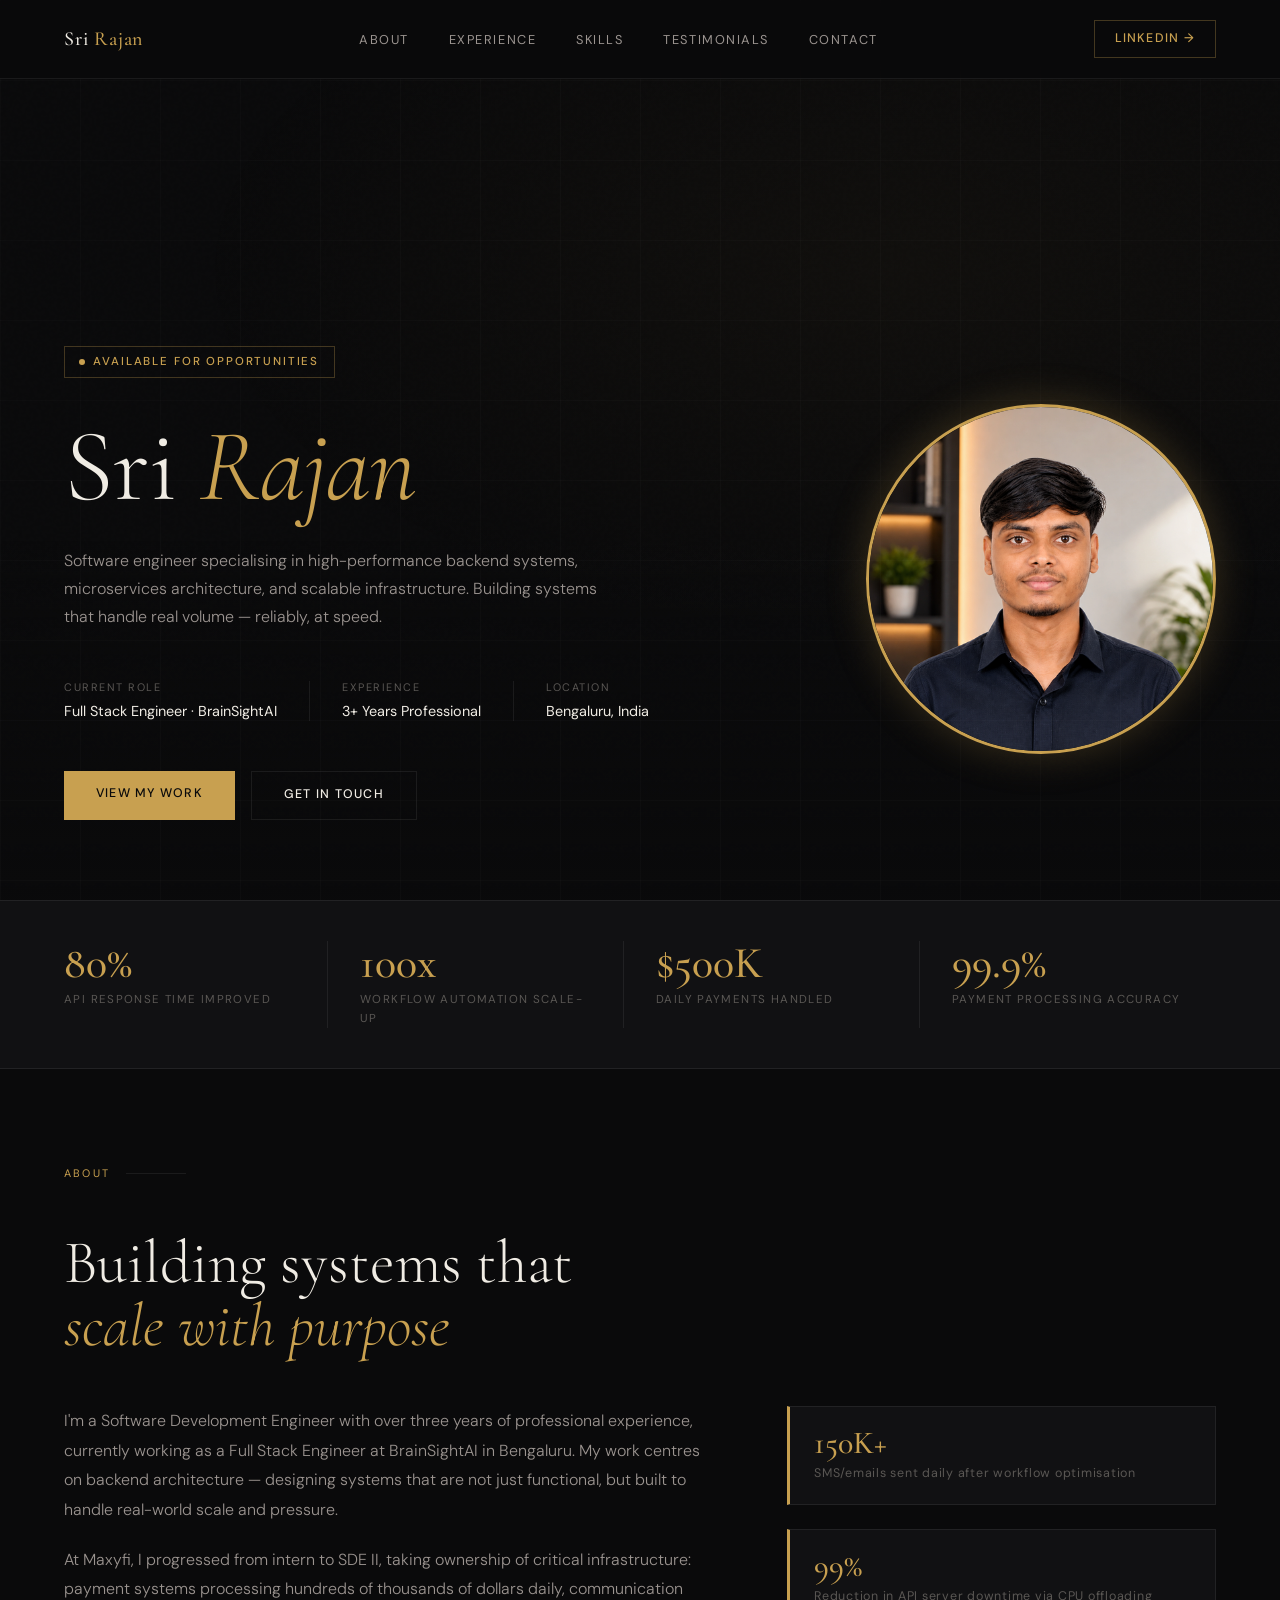
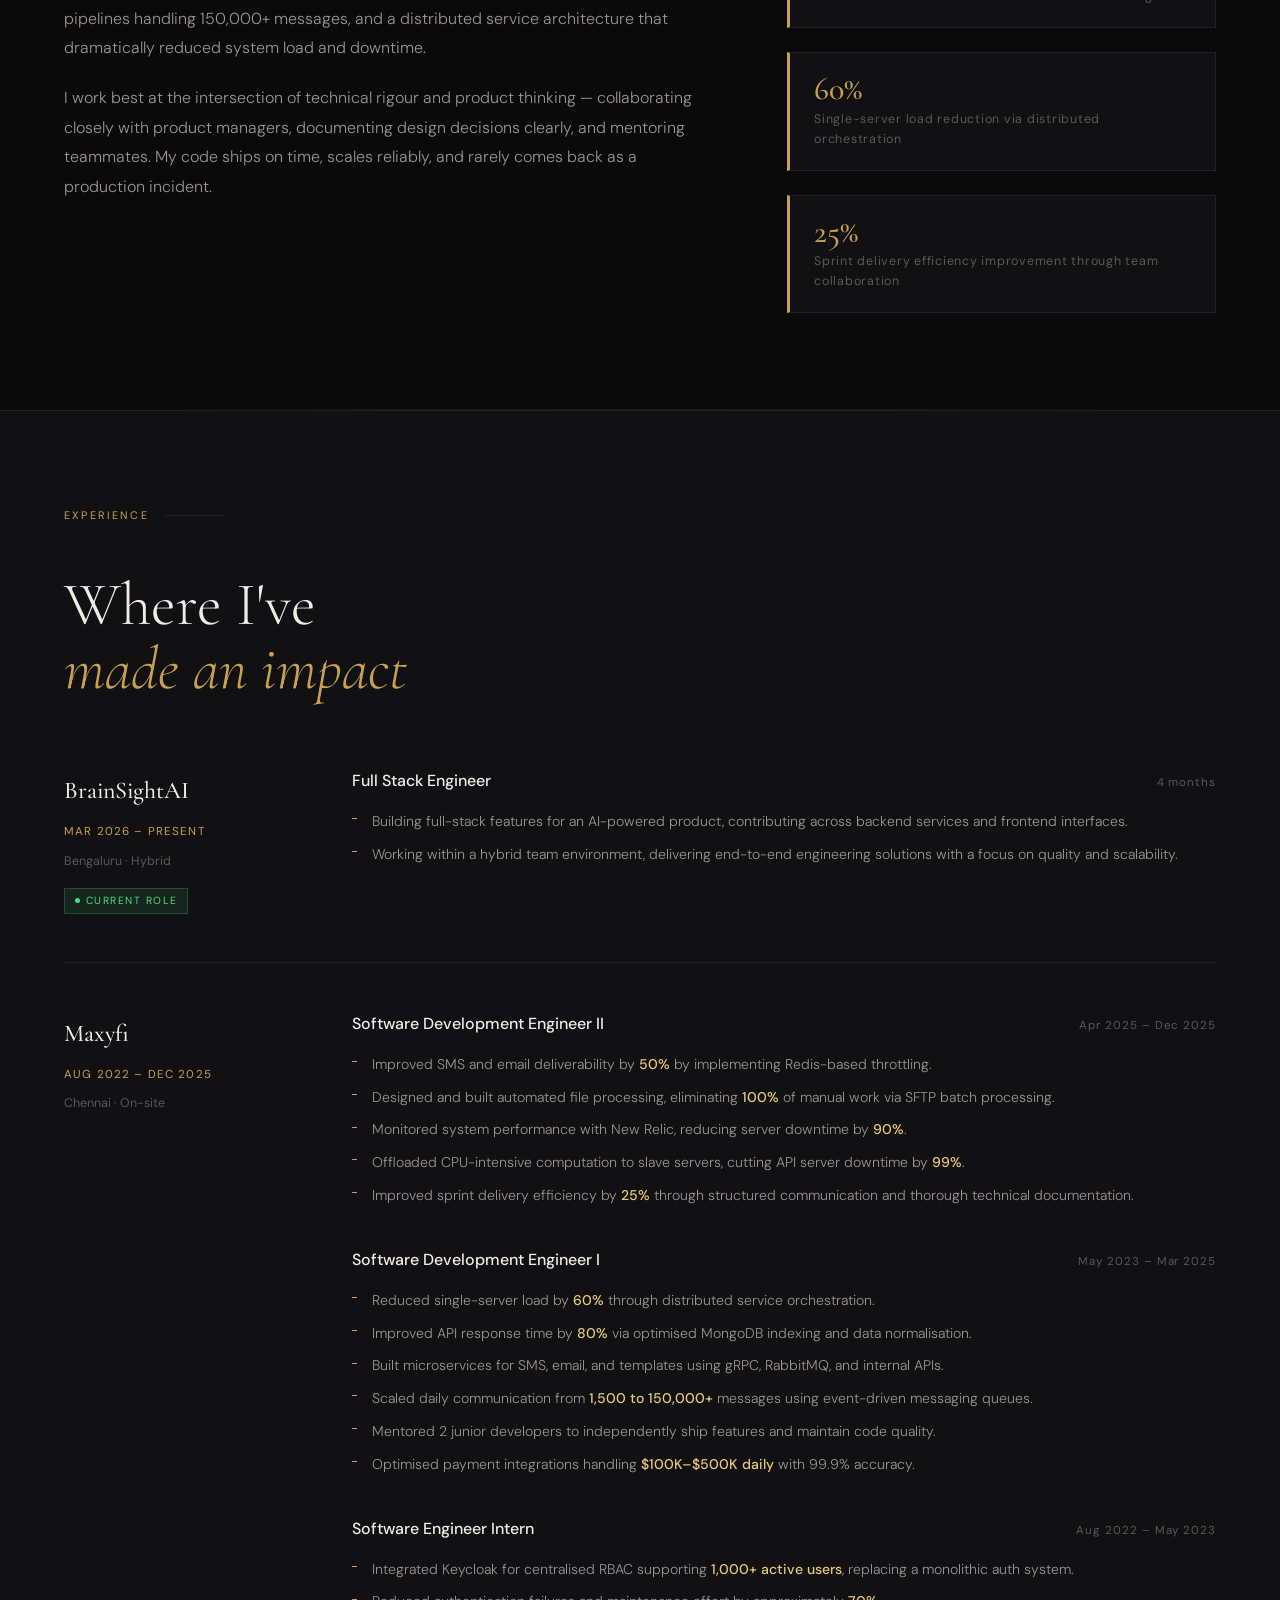
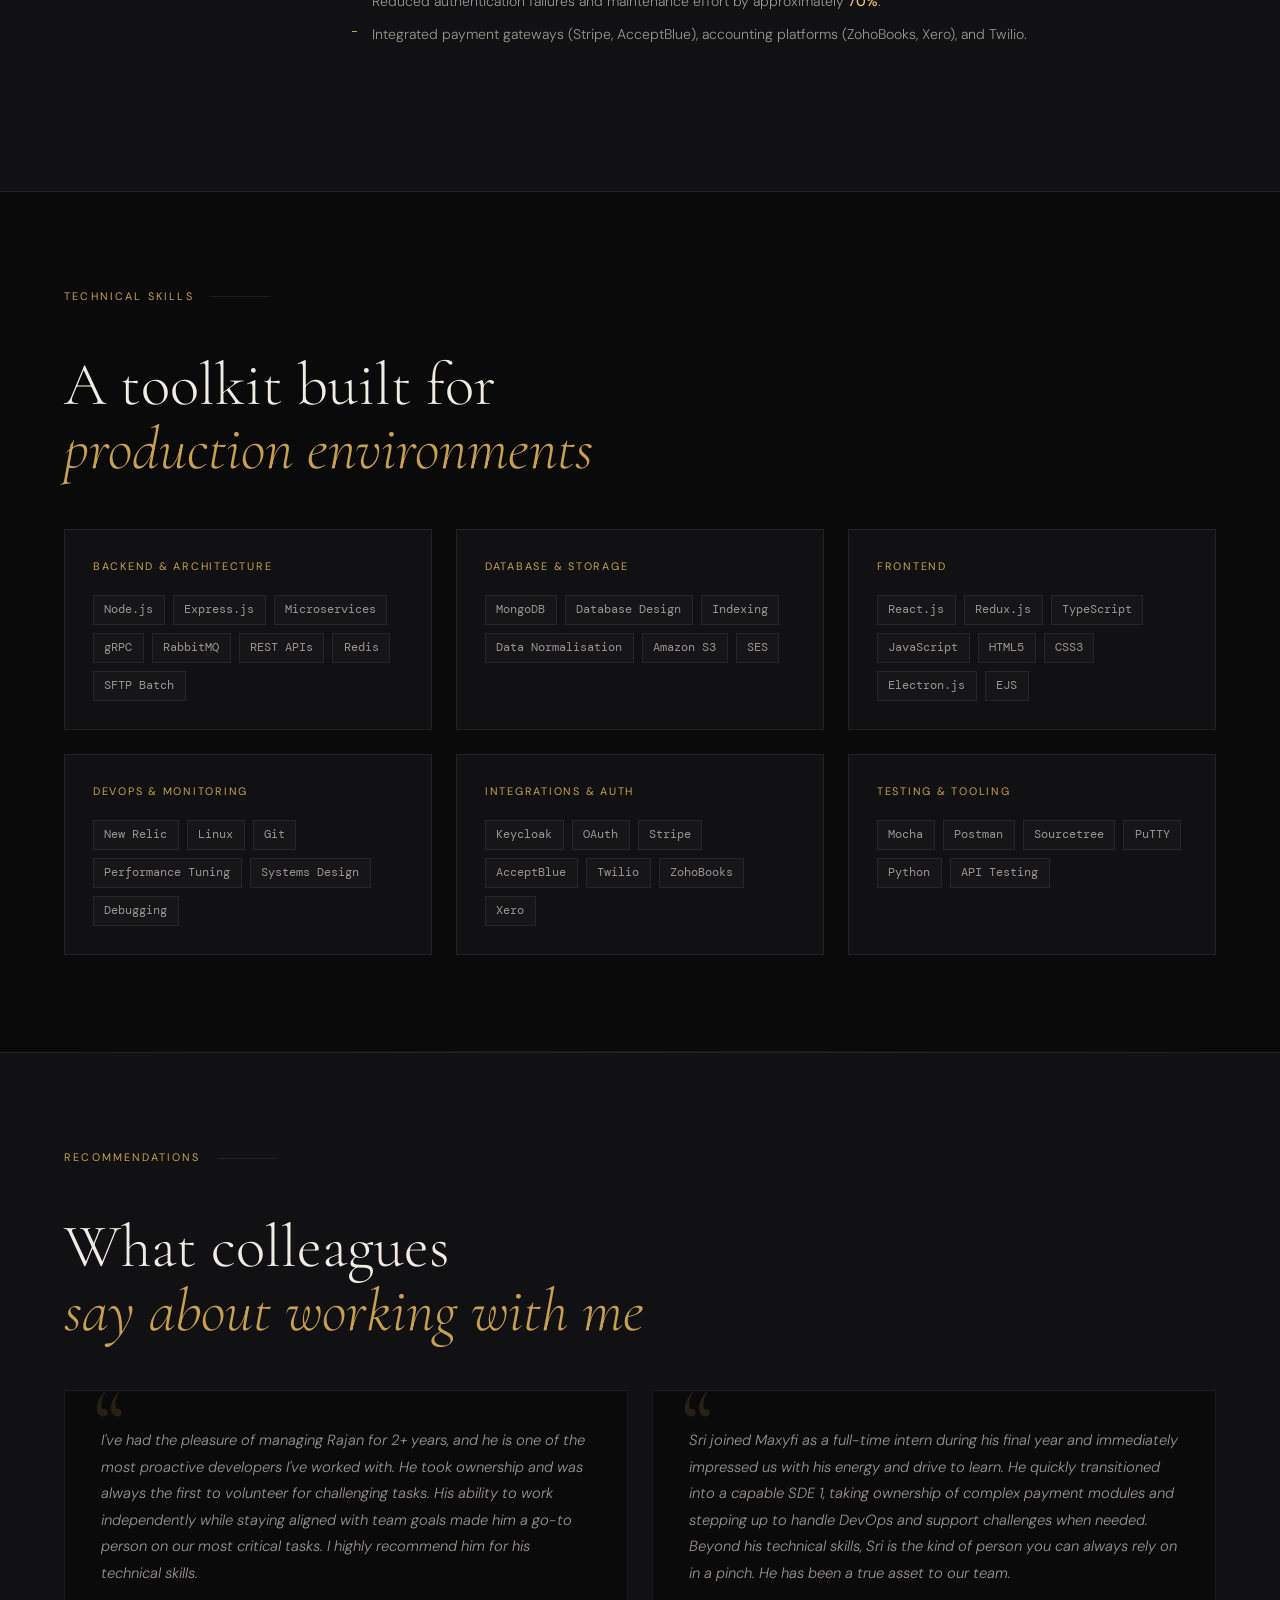
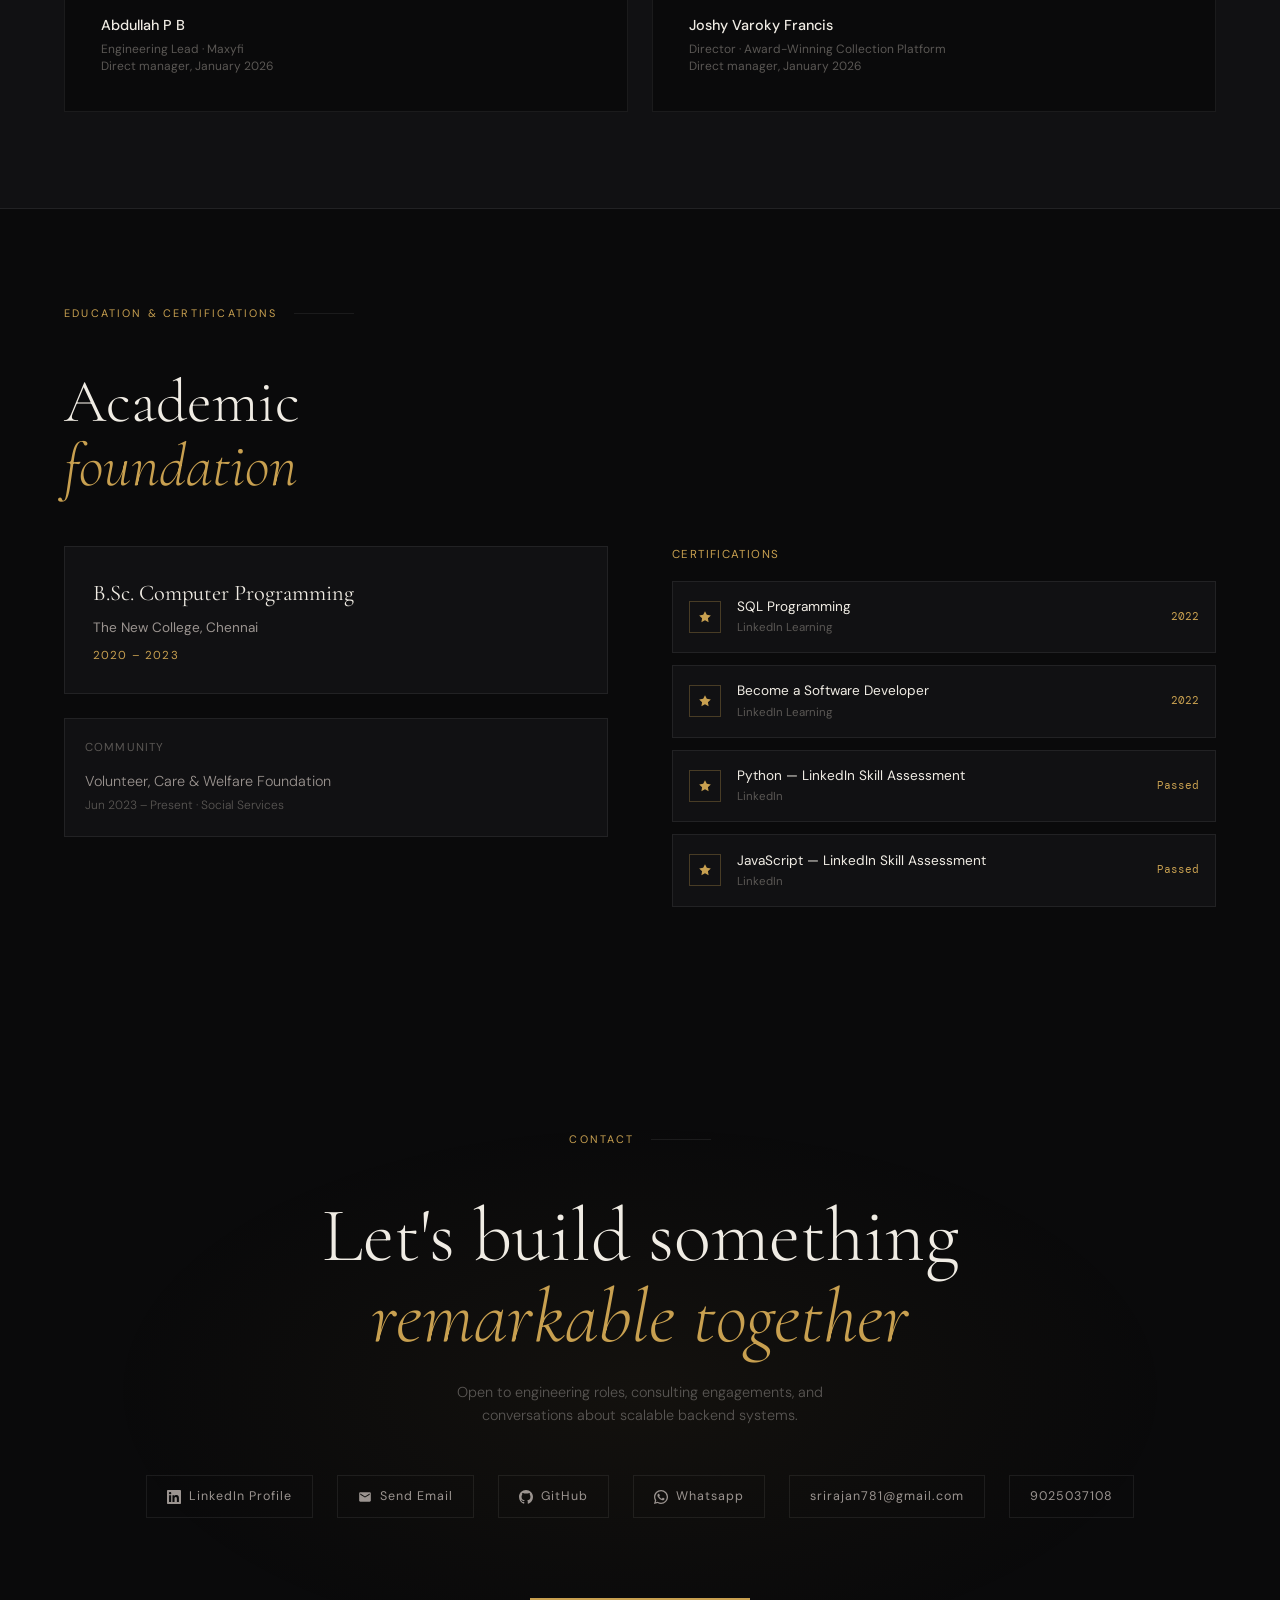
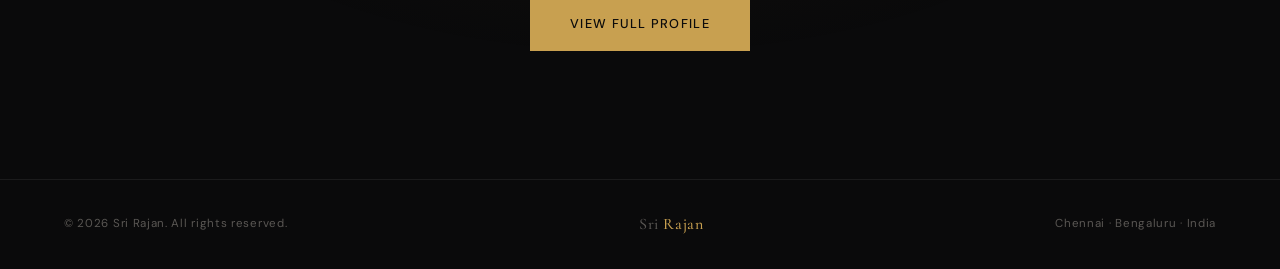
<file: index1.html>
<!doctype html>
<html lang="en">
  <head>
    <meta charset="UTF-8" />
    <meta name="viewport" content="width=device-width, initial-scale=1.0" />
    <title>Sri Rajan — Software Engineer</title>
    <link rel="preconnect" href="https://fonts.googleapis.com" />
    <link rel="preconnect" href="https://fonts.gstatic.com" crossorigin />
    <link
      href="https://fonts.googleapis.com/css2?family=Cormorant+Garamond:ital,wght@0,300;0,400;0,500;0,600;1,300;1,400&family=DM+Sans:wght@300;400;500&family=DM+Mono:wght@400;500&display=swap"
      rel="stylesheet"
    />
    <style>
      :root {
        --bg: #0a0a0b;
        --bg-card: #111113;
        --bg-card-2: #161618;
        --border: rgba(255, 255, 255, 0.07);
        --border-accent: rgba(200, 160, 80, 0.3);
        --gold: #c8a050;
        --gold-light: #e8c878;
        --gold-dim: rgba(200, 160, 80, 0.15);
        --text-primary: #f0ece4;
        --text-secondary: #9b9490;
        --text-muted: #5a5754;
        --accent-glow: rgba(200, 160, 80, 0.08);
      }

      *,
      *::before,
      *::after {
        box-sizing: border-box;
        margin: 0;
        padding: 0;
      }

      html {
        scroll-behavior: smooth;
      }

      body {
        font-family: "DM Sans", sans-serif;
        background: var(--bg);
        color: var(--text-primary);
        line-height: 1.6;
        overflow-x: hidden;
      }

      /* ─── Noise overlay ─── */
      body::before {
        content: "";
        position: fixed;
        inset: 0;
        background-image: url("data:image/svg+xml,%3Csvg viewBox='0 0 256 256' xmlns='http://www.w3.org/2000/svg'%3E%3Cfilter id='n'%3E%3CfeTurbulence type='fractalNoise' baseFrequency='0.9' numOctaves='4' stitchTiles='stitch'/%3E%3C/filter%3E%3Crect width='100%25' height='100%25' filter='url(%23n)' opacity='0.03'/%3E%3C/svg%3E");
        pointer-events: none;
        z-index: 0;
        opacity: 0.4;
      }

      /* ─── NAV ─── */
      nav {
        position: fixed;
        top: 0;
        left: 0;
        right: 0;
        z-index: 100;
        padding: 1.25rem 4rem;
        display: flex;
        align-items: center;
        justify-content: space-between;
        border-bottom: 1px solid var(--border);
        background: rgba(10, 10, 11, 0.85);
        backdrop-filter: blur(16px);
        -webkit-backdrop-filter: blur(16px);
      }

      .nav-logo {
        font-family: "Cormorant Garamond", serif;
        font-size: 1.25rem;
        font-weight: 500;
        letter-spacing: 0.04em;
        color: var(--text-primary);
        text-decoration: none;
      }

      .nav-logo span {
        color: var(--gold);
      }

      .nav-links {
        display: flex;
        gap: 2.5rem;
        list-style: none;
      }

      .nav-links a {
        font-size: 0.8rem;
        font-weight: 400;
        letter-spacing: 0.12em;
        text-transform: uppercase;
        color: var(--text-secondary);
        text-decoration: none;
        transition: color 0.2s;
      }

      .nav-links a:hover {
        color: var(--gold-light);
      }

      .nav-cta {
        font-size: 0.78rem;
        font-weight: 500;
        letter-spacing: 0.1em;
        text-transform: uppercase;
        color: var(--gold);
        text-decoration: none;
        border: 1px solid var(--border-accent);
        padding: 0.5rem 1.25rem;
        transition: all 0.2s;
      }

      .nav-cta:hover {
        background: var(--gold-dim);
        color: var(--gold-light);
      }

      /* ─── HERO ─── */
      .hero {
        min-height: 100vh;
        display: flex;
        flex-direction: column;
        justify-content: flex-end;
        padding: 0 4rem 5rem;
        position: relative;
        overflow: hidden;
      }
      .hero-layout {
        display: flex;
        align-items: center;
        justify-content: space-between;
        gap: 4rem;
      }

      .hero-image {
        flex-shrink: 0;
      }

      .hero-image img {
        width: 350px;
        height: 350px;
        object-fit: cover;
        border-radius: 50%;
        border: 3px solid var(--gold);
        box-shadow: 0 0 40px rgba(200, 160, 80, 0.25);
      }

      /* ─── RESPONSIVE ─── */
      @media (max-width: 900px) {
        nav {
          padding: 1.25rem 1.5rem;
        }
        .nav-links {
          display: none;
        }
        .nav-cta {
          font-size: 0.7rem;
          padding: 0.4rem 0.9rem;
        }

        /* Hero */
        .hero {
          padding: 8rem 1.5rem 3rem;
          min-height: auto;
          justify-content: flex-start;
        }
        .hero-layout {
          flex-direction: column-reverse;
          align-items: center;
          gap: 2rem;
          text-align: center;
        }
        .hero-content {
          max-width: 100%;
        }
        .hero-image img {
          margin-top: 24px;
          width: 180px;
          height: 180px;
        }
        .hero h1 {
          font-size: clamp(3rem, 12vw, 5rem);
        }
        .hero-subtitle {
          max-width: 100%;
          margin-top: 1.25rem;
        }
        .hero-meta {
          flex-direction: column;
          align-items: center;
          gap: 1rem;
        }
        .hero-divider {
          width: 40px;
          height: 1px;
        }
        .hero-cta-group {
          justify-content: center;
        }

        /* Stats bar */
        .stats-bar {
          grid-template-columns: repeat(2, 1fr);
          padding: 2rem 1.5rem;
          gap: 1.5rem;
        }
        .stat-item {
          border-right: none;
          border-bottom: 1px solid var(--border);
          padding-right: 0;
          padding-bottom: 1.25rem;
        }
        .stat-item:nth-child(odd) {
          border-right: 1px solid var(--border);
          padding-right: 1rem;
        }
        .stat-item:nth-last-child(-n + 2) {
          border-bottom: none;
          padding-bottom: 0;
        }

        /* Sections */
        section {
          padding: 3.5rem 1.5rem;
        }

        /* About */
        .about-grid {
          grid-template-columns: 1fr;
          gap: 2.5rem;
        }

        /* Experience */
        .exp-item {
          grid-template-columns: 1fr;
          gap: 0.5rem;
        }
        .exp-meta {
          padding-top: 0;
          flex-direction: row;
          flex-wrap: wrap;
          align-items: center;
          gap: 0.5rem;
        }
        .exp-company {
          font-size: 1.2rem;
          width: 100%;
        }
        .exp-role-header {
          flex-direction: column;
          align-items: flex-start;
          gap: 0.25rem;
        }

        /* Skills */
        .skills-grid {
          grid-template-columns: 1fr;
          gap: 1rem;
        }

        /* Testimonials */
        .testimonials-grid {
          grid-template-columns: 1fr;
        }

        /* Education */
        .edu-certs-grid {
          grid-template-columns: 1fr;
          gap: 2rem;
        }

        /* Contact */
        .contact-section {
          padding: 4rem 1.5rem;
        }
        .contact-links {
          flex-direction: column;
          align-items: center;
          gap: 0.875rem;
          margin-bottom: 2.5rem;
        }
        .contact-link {
          width: 100%;
          max-width: 280px;
          justify-content: center;
        }

        /* Footer */
        footer {
          padding: 1.5rem;
          flex-direction: column;
          gap: 0.5rem;
          text-align: center;
        }

        /* Sep */
        .section-sep {
          margin: 0 1.5rem;
        }

        /* Section title */
        .section-title {
          font-size: clamp(1.75rem, 6vw, 2.5rem);
        }
      }

      @media (max-width: 600px) {
        /* Nav */
        .nav-cta {
          display: none;
        }
        nav {
          padding: 1rem 1.25rem;
        }

        /* Hero */
        .hero {
          padding: 8rem 1.5rem 3rem;
          min-height: auto;
          justify-content: flex-start;
        }
        .hero-layout {
          flex-direction: column-reverse;
          align-items: center;
          gap: 2rem;
          text-align: center;
        }
        .hero h1 {
          font-size: clamp(2.75rem, 14vw, 4rem);
          line-height: 1;
        }
        .hero-image img {
          margin-top: 100px;
          width: 140px;
          height: 140px;
        }
        .hero-badge {
          margin-bottom: 1.5rem;
          font-size: 0.65rem;
        }
        .hero-meta {
          gap: 0.875rem;
        }
        .hero-meta-value {
          font-size: 0.82rem;
        }
        .btn-primary,
        .btn-secondary {
          padding: 0.75rem 1.5rem;
          font-size: 0.72rem;
          width: 100%;
          text-align: center;
        }
        .hero-cta-group {
          flex-direction: column;
          width: 100%;
        }

        /* Stats */
        .stats-bar {
          grid-template-columns: 1fr 1fr;
          gap: 1.25rem;
        }
        .stat-number {
          font-size: 2rem;
        }

        /* Sections */
        section {
          padding: 3rem 1.25rem;
        }

        /* About highlights */
        .highlight-card strong {
          font-size: 1.6rem;
        }

        /* Experience */
        .exp-achievements li {
          font-size: 0.83rem;
        }

        /* Skills */
        .skill-tags {
          gap: 0.4rem;
        }

        /* Testimonials */
        .testimonial-card {
          padding: 1.5rem;
        }
        .testimonial-text {
          font-size: 0.85rem;
        }

        /* Education certs */
        .cert-item {
          flex-wrap: wrap;
          gap: 0.5rem;
        }
        .cert-name {
          font-size: 0.78rem;
        }

        /* Contact */
        .contact-title {
          font-size: clamp(1.75rem, 8vw, 2.5rem);
        }

        /* Footer */
        .footer-copy:last-child {
          display: none;
        }

        /* Section sep */
        .section-sep {
          margin: 0 1.25rem;
        }
      }

      .hero-bg-line {
        position: absolute;
        top: 0;
        left: 0;
        right: 0;
        bottom: 0;
        background:
          linear-gradient(180deg, transparent 60%, rgba(10, 10, 11, 0.95) 100%),
          radial-gradient(
            ellipse 80% 60% at 70% 30%,
            rgba(200, 160, 80, 0.04) 0%,
            transparent 70%
          );
        z-index: 0;
      }

      /* Decorative grid lines */
      .hero::after {
        content: "";
        position: absolute;
        top: 0;
        left: 0;
        right: 0;
        bottom: 0;
        background-image:
          linear-gradient(rgba(255, 255, 255, 0.015) 1px, transparent 1px),
          linear-gradient(
            90deg,
            rgba(255, 255, 255, 0.015) 1px,
            transparent 1px
          );
        background-size: 80px 80px;
        z-index: 0;
      }

      .hero-content {
        position: relative;
        z-index: 1;
        max-width: 900px;
      }

      .hero-badge {
        display: inline-flex;
        align-items: center;
        gap: 0.5rem;
        font-size: 0.72rem;
        font-weight: 500;
        letter-spacing: 0.16em;
        text-transform: uppercase;
        color: var(--gold);
        border: 1px solid var(--border-accent);
        padding: 0.35rem 0.9rem;
        margin-bottom: 2.5rem;
      }

      .hero-badge::before {
        content: "";
        width: 6px;
        height: 6px;
        border-radius: 50%;
        background: var(--gold);
        animation: pulse 2s infinite;
      }

      @keyframes pulse {
        0%,
        100% {
          opacity: 1;
          transform: scale(1);
        }
        50% {
          opacity: 0.4;
          transform: scale(0.8);
        }
      }

      .hero h1 {
        font-family: "Cormorant Garamond", serif;
        font-size: clamp(3.5rem, 8vw, 7.5rem);
        font-weight: 300;
        line-height: 0.95;
        letter-spacing: -0.01em;
        color: var(--text-primary);
        margin-bottom: 0.15em;
      }

      .hero h1 em {
        font-style: italic;
        color: var(--gold);
        font-weight: 300;
      }

      .hero-subtitle {
        font-family: "DM Sans", sans-serif;
        font-size: clamp(0.85rem, 1.5vw, 1rem);
        font-weight: 300;
        color: var(--text-secondary);
        max-width: 540px;
        margin-top: 2rem;
        line-height: 1.75;
      }

      .hero-meta {
        display: flex;
        align-items: center;
        gap: 2rem;
        margin-top: 3rem;
        flex-wrap: wrap;
      }

      .hero-meta-item {
        display: flex;
        flex-direction: column;
        gap: 0.2rem;
      }

      .hero-meta-label {
        font-size: 0.68rem;
        letter-spacing: 0.14em;
        text-transform: uppercase;
        color: var(--text-muted);
      }

      .hero-meta-value {
        font-size: 0.9rem;
        font-weight: 400;
        color: var(--text-primary);
      }

      .hero-divider {
        width: 1px;
        height: 40px;
        background: var(--border);
      }

      .hero-cta-group {
        display: flex;
        gap: 1rem;
        margin-top: 3rem;
        flex-wrap: wrap;
      }

      .btn-primary {
        display: inline-block;
        font-size: 0.78rem;
        font-weight: 500;
        letter-spacing: 0.1em;
        text-transform: uppercase;
        color: #0a0a0b;
        background: var(--gold);
        padding: 0.85rem 2rem;
        text-decoration: none;
        transition: all 0.2s;
      }

      .btn-primary:hover {
        background: var(--gold-light);
        transform: translateY(-1px);
      }

      .btn-secondary {
        display: inline-block;
        font-size: 0.78rem;
        font-weight: 500;
        letter-spacing: 0.1em;
        text-transform: uppercase;
        color: var(--text-primary);
        border: 1px solid var(--border);
        padding: 0.85rem 2rem;
        text-decoration: none;
        transition: all 0.2s;
      }

      .btn-secondary:hover {
        border-color: var(--border-accent);
        color: var(--gold-light);
        transform: translateY(-1px);
      }

      /* ─── STATS BAR ─── */
      .stats-bar {
        background: var(--bg-card);
        border-top: 1px solid var(--border);
        border-bottom: 1px solid var(--border);
        padding: 2.5rem 4rem;
        display: grid;
        grid-template-columns: repeat(4, 1fr);
        gap: 2rem;
        position: relative;
        z-index: 1;
      }

      .stat-item {
        display: flex;
        flex-direction: column;
        gap: 0.4rem;
        border-right: 1px solid var(--border);
        padding-right: 2rem;
      }

      .stat-item:last-child {
        border-right: none;
      }

      .stat-number {
        font-family: "Cormorant Garamond", serif;
        font-size: 2.75rem;
        font-weight: 500;
        color: var(--gold);
        line-height: 1;
      }

      .stat-label {
        font-size: 0.72rem;
        letter-spacing: 0.12em;
        text-transform: uppercase;
        color: var(--text-muted);
      }

      /* ─── SECTION BASE ─── */
      section {
        padding: 6rem 4rem;
        position: relative;
      }

      .section-label {
        display: flex;
        align-items: center;
        gap: 1rem;
        font-size: 0.68rem;
        letter-spacing: 0.2em;
        text-transform: uppercase;
        color: var(--gold);
        margin-bottom: 3rem;
      }

      .section-label::after {
        content: "";
        flex: 1;
        height: 1px;
        background: var(--border);
        max-width: 60px;
      }

      .section-title {
        font-family: "Cormorant Garamond", serif;
        font-size: clamp(2.2rem, 5vw, 3.8rem);
        font-weight: 300;
        line-height: 1.05;
        color: var(--text-primary);
        margin-bottom: 1.25rem;
      }

      .section-title em {
        font-style: italic;
        color: var(--gold);
      }

      /* ─── ABOUT ─── */
      .about-grid {
        display: grid;
        grid-template-columns: 1.2fr 0.8fr;
        gap: 5rem;
        align-items: start;
        margin-top: 3rem;
      }

      .about-text {
        font-size: 1rem;
        font-weight: 300;
        color: var(--text-secondary);
        line-height: 1.85;
      }

      .about-text p + p {
        margin-top: 1.25rem;
      }

      .about-highlights {
        display: flex;
        flex-direction: column;
        gap: 1.5rem;
      }

      .highlight-card {
        background: var(--bg-card);
        border: 1px solid var(--border);
        border-left: 3px solid var(--gold);
        padding: 1.25rem 1.5rem;
      }

      .highlight-card strong {
        display: block;
        font-family: "Cormorant Garamond", serif;
        font-size: 2rem;
        font-weight: 500;
        color: var(--gold);
        line-height: 1;
      }

      .highlight-card span {
        font-size: 0.78rem;
        font-weight: 400;
        color: var(--text-muted);
        letter-spacing: 0.06em;
        margin-top: 0.3rem;
        display: block;
      }

      /* ─── EXPERIENCE ─── */
      .experience-section {
        background: var(--bg-card);
        border-top: 1px solid var(--border);
        border-bottom: 1px solid var(--border);
      }

      .experience-list {
        display: flex;
        flex-direction: column;
        gap: 0;
      }

      .exp-item {
        display: grid;
        grid-template-columns: 240px 1fr;
        gap: 3rem;
        padding: 3rem 0;
        border-bottom: 1px solid var(--border);
        position: relative;
      }

      .exp-item:last-child {
        border-bottom: none;
      }

      .exp-meta {
        display: flex;
        flex-direction: column;
        gap: 0.5rem;
        padding-top: 0.25rem;
      }

      .exp-company {
        font-family: "Cormorant Garamond", serif;
        font-size: 1.5rem;
        font-weight: 500;
        color: var(--text-primary);
      }

      .exp-period {
        font-size: 0.72rem;
        letter-spacing: 0.1em;
        text-transform: uppercase;
        color: var(--gold);
        margin-top: 0.25rem;
      }

      .exp-location {
        font-size: 0.78rem;
        color: var(--text-muted);
        margin-top: 0.15rem;
      }

      .exp-roles {
        display: flex;
        flex-direction: column;
        gap: 2.5rem;
      }

      .exp-role {
        display: flex;
        flex-direction: column;
        gap: 1rem;
      }

      .exp-role-header {
        display: flex;
        align-items: baseline;
        justify-content: space-between;
        gap: 1rem;
      }

      .exp-role-title {
        font-size: 1rem;
        font-weight: 500;
        color: var(--text-primary);
      }

      .exp-role-date {
        font-size: 0.72rem;
        letter-spacing: 0.08em;
        color: var(--text-muted);
        white-space: nowrap;
      }

      .exp-achievements {
        list-style: none;
        display: flex;
        flex-direction: column;
        gap: 0.6rem;
      }

      .exp-achievements li {
        font-size: 0.88rem;
        font-weight: 300;
        color: var(--text-secondary);
        padding-left: 1.25rem;
        position: relative;
        line-height: 1.65;
      }

      .exp-achievements li::before {
        content: "";
        position: absolute;
        left: 0;
        top: 0.58em;
        width: 5px;
        height: 1px;
        background: var(--gold);
      }

      .exp-achievements li strong {
        color: var(--gold-light);
        font-weight: 500;
      }

      /* ─── SKILLS ─── */
      .skills-grid {
        display: grid;
        grid-template-columns: repeat(3, 1fr);
        gap: 1.5rem;
        margin-top: 3rem;
      }

      .skill-category {
        background: var(--bg-card);
        border: 1px solid var(--border);
        padding: 1.75rem;
        transition: border-color 0.3s;
      }

      .skill-category:hover {
        border-color: var(--border-accent);
      }

      .skill-cat-title {
        font-size: 0.68rem;
        letter-spacing: 0.16em;
        text-transform: uppercase;
        color: var(--gold);
        margin-bottom: 1.25rem;
      }

      .skill-tags {
        display: flex;
        flex-wrap: wrap;
        gap: 0.5rem;
      }

      .skill-tag {
        font-family: "DM Mono", monospace;
        font-size: 0.72rem;
        color: var(--text-secondary);
        background: var(--bg-card-2);
        border: 1px solid var(--border);
        padding: 0.3rem 0.65rem;
        transition: all 0.2s;
      }

      .skill-tag:hover {
        border-color: var(--border-accent);
        color: var(--gold-light);
      }

      /* ─── TESTIMONIALS ─── */
      .testimonials-section {
        background: var(--bg-card);
        border-top: 1px solid var(--border);
        border-bottom: 1px solid var(--border);
      }

      .testimonials-grid {
        display: grid;
        grid-template-columns: 1fr 1fr;
        gap: 1.5rem;
        margin-top: 3rem;
      }

      .testimonial-card {
        border: 1px solid var(--border);
        padding: 2.25rem;
        position: relative;
        background: var(--bg);
      }

      .testimonial-card::before {
        content: "\201C";
        font-family: "Cormorant Garamond", serif;
        font-size: 6rem;
        color: var(--gold);
        opacity: 0.15;
        position: absolute;
        top: -1rem;
        left: 1.75rem;
        line-height: 1;
      }

      .testimonial-text {
        font-size: 0.92rem;
        font-weight: 300;
        color: var(--text-secondary);
        line-height: 1.8;
        margin-bottom: 1.75rem;
        font-style: italic;
      }

      .testimonial-author {
        display: flex;
        flex-direction: column;
        gap: 0.25rem;
      }

      .testimonial-name {
        font-size: 0.9rem;
        font-weight: 500;
        color: var(--text-primary);
      }

      .testimonial-title {
        font-size: 0.75rem;
        color: var(--text-muted);
        line-height: 1.4;
      }

      /* ─── EDUCATION + CERTS ─── */
      .edu-certs-grid {
        display: grid;
        grid-template-columns: 1fr 1fr;
        gap: 4rem;
        margin-top: 3rem;
      }

      .edu-item {
        background: var(--bg-card);
        border: 1px solid var(--border);
        padding: 1.75rem;
      }

      .edu-degree {
        font-family: "Cormorant Garamond", serif;
        font-size: 1.4rem;
        font-weight: 400;
        color: var(--text-primary);
        margin-bottom: 0.4rem;
      }

      .edu-school {
        font-size: 0.85rem;
        color: var(--text-secondary);
      }

      .edu-year {
        font-size: 0.72rem;
        letter-spacing: 0.1em;
        color: var(--gold);
        margin-top: 0.5rem;
      }

      .cert-list {
        display: flex;
        flex-direction: column;
        gap: 0.75rem;
      }

      .cert-item {
        display: flex;
        align-items: center;
        gap: 1rem;
        padding: 0.9rem 1rem;
        background: var(--bg-card);
        border: 1px solid var(--border);
      }

      .cert-icon {
        width: 32px;
        height: 32px;
        border: 1px solid var(--border-accent);
        display: flex;
        align-items: center;
        justify-content: center;
        flex-shrink: 0;
      }

      .cert-icon svg {
        width: 14px;
        height: 14px;
        fill: var(--gold);
      }

      .cert-info {
        flex: 1;
      }

      .cert-name {
        font-size: 0.85rem;
        font-weight: 400;
        color: var(--text-primary);
      }

      .cert-issuer {
        font-size: 0.72rem;
        color: var(--text-muted);
        margin-top: 0.1rem;
      }

      .cert-year {
        font-family: "DM Mono", monospace;
        font-size: 0.7rem;
        color: var(--gold);
      }

      /* ─── CONTACT / FOOTER ─── */
      .contact-section {
        text-align: center;
        padding: 8rem 4rem;
        position: relative;
        overflow: hidden;
      }

      .contact-section::before {
        content: "";
        position: absolute;
        inset: 0;
        background: radial-gradient(
          ellipse 60% 50% at 50% 50%,
          rgba(200, 160, 80, 0.05) 0%,
          transparent 70%
        );
        pointer-events: none;
      }

      .contact-title {
        font-family: "Cormorant Garamond", serif;
        font-size: clamp(2.5rem, 6vw, 5rem);
        font-weight: 300;
        line-height: 1.05;
        margin-bottom: 1.5rem;
      }

      .contact-title em {
        font-style: italic;
        color: var(--gold);
      }

      .contact-tagline {
        font-size: 0.9rem;
        font-weight: 300;
        color: var(--text-muted);
        max-width: 420px;
        margin: 0 auto 3rem;
      }

      .contact-links {
        display: flex;
        justify-content: center;
        align-items: center;
        gap: 1.5rem;
        flex-wrap: wrap;
        margin-bottom: 5rem;
      }

      .contact-link {
        display: flex;
        align-items: center;
        gap: 0.5rem;
        font-size: 0.78rem;
        font-weight: 400;
        letter-spacing: 0.08em;
        color: var(--text-secondary);
        text-decoration: none;
        padding: 0.65rem 1.25rem;
        border: 1px solid var(--border);
        transition: all 0.2s;
      }

      .contact-link:hover {
        border-color: var(--border-accent);
        color: var(--gold-light);
      }

      .contact-link svg {
        width: 14px;
        height: 14px;
        fill: currentColor;
      }

      footer {
        border-top: 1px solid var(--border);
        padding: 2rem 4rem;
        display: flex;
        align-items: center;
        justify-content: space-between;
      }

      .footer-copy {
        font-size: 0.72rem;
        color: var(--text-muted);
        letter-spacing: 0.06em;
      }

      .footer-logo {
        font-family: "Cormorant Garamond", serif;
        font-size: 1rem;
        font-weight: 500;
        color: var(--text-muted);
        letter-spacing: 0.04em;
      }

      .footer-logo span {
        color: var(--gold);
      }

      /* ─── SCROLL ANIMATIONS ─── */
      .reveal {
        opacity: 0;
        transform: translateY(28px);
        transition:
          opacity 0.7s ease,
          transform 0.7s ease;
      }

      .reveal.visible {
        opacity: 1;
        transform: translateY(0);
      }

      .reveal-delay-1 {
        transition-delay: 0.1s;
      }
      .reveal-delay-2 {
        transition-delay: 0.2s;
      }
      .reveal-delay-3 {
        transition-delay: 0.3s;
      }
      .reveal-delay-4 {
        transition-delay: 0.4s;
      }

      /* ─── CURRENT ROLE BADGE ─── */
      .current-badge {
        display: inline-flex;
        align-items: center;
        gap: 0.4rem;
        font-size: 0.65rem;
        letter-spacing: 0.14em;
        text-transform: uppercase;
        color: #4ade80;
        background: rgba(74, 222, 128, 0.1);
        border: 1px solid rgba(74, 222, 128, 0.2);
        padding: 0.25rem 0.6rem;
        margin-top: 0.5rem;
        width: fit-content;
      }

      .current-badge::before {
        content: "";
        width: 5px;
        height: 5px;
        border-radius: 50%;
        background: #4ade80;
        animation: pulse 2s infinite;
      }

      /* ─── SEPARATOR LINE ─── */
      .section-sep {
        height: 1px;
        background: linear-gradient(
          90deg,
          transparent,
          var(--border),
          transparent
        );
        margin: 0 4rem;
      }

      /* ─── RESPONSIVE ─── */
      @media (max-width: 900px) {
        nav {
          padding: 1.25rem 1.5rem;
        }
        .nav-links {
          display: none;
        }
        section {
          padding: 4rem 1.5rem;
        }
        .hero {
          padding: 0 1.5rem 4rem;
        }
        .stats-bar {
          grid-template-columns: repeat(2, 1fr);
          padding: 2rem 1.5rem;
        }
        .about-grid {
          grid-template-columns: 1fr;
          gap: 2.5rem;
        }
        .skills-grid {
          grid-template-columns: 1fr 1fr;
        }
        .testimonials-grid {
          grid-template-columns: 1fr;
        }
        .exp-item {
          grid-template-columns: 1fr;
          gap: 0.75rem;
        }
        .edu-certs-grid {
          grid-template-columns: 1fr;
          gap: 2rem;
        }
        .contact-section {
          padding: 5rem 1.5rem;
        }
        footer {
          padding: 1.5rem;
          flex-direction: column;
          gap: 0.75rem;
          text-align: center;
        }
        .section-sep {
          margin: 0 1.5rem;
        }
      }
    </style>
  </head>
  <body>
    <!-- Navigation -->
    <nav>
      <a href="#" class="nav-logo">Sri <span>Rajan</span></a>
      <ul class="nav-links">
        <li><a href="#about">About</a></li>
        <li><a href="#experience">Experience</a></li>
        <li><a href="#skills">Skills</a></li>
        <li><a href="#testimonials">Testimonials</a></li>
        <li><a href="#contact">Contact</a></li>
      </ul>
      <a
        href="https://www.linkedin.com/in/sri-rajan-bb1442215/"
        target="_blank"
        class="nav-cta"
        >LinkedIn →</a
      >
    </nav>

    <!-- Hero -->
    <section class="hero" id="home">
      <div class="hero-bg-line"></div>
      <div class="hero-layout">
        <div class="hero-content">
          <div class="hero-badge reveal">Available for opportunities</div>

          <h1 class="reveal reveal-delay-1">Sri <em>Rajan</em></h1>

          <p class="hero-subtitle reveal reveal-delay-2">
            Software engineer specialising in high-performance backend systems,
            microservices architecture, and scalable infrastructure. Building
            systems that handle real volume — reliably, at speed.
          </p>

          <div class="hero-meta reveal reveal-delay-3">
            <div class="hero-meta-item">
              <span class="hero-meta-label">Current Role</span>
              <span class="hero-meta-value"
                >Full Stack Engineer · BrainSightAI</span
              >
            </div>

            <div class="hero-divider"></div>

            <div class="hero-meta-item">
              <span class="hero-meta-label">Experience</span>
              <span class="hero-meta-value">3+ Years Professional</span>
            </div>

            <div class="hero-divider"></div>

            <div class="hero-meta-item">
              <span class="hero-meta-label">Location</span>
              <span class="hero-meta-value">Bengaluru, India</span>
            </div>
          </div>

          <div class="hero-cta-group reveal reveal-delay-4">
            <a href="#experience" class="btn-primary">View My Work</a>
            <a href="#contact" class="btn-secondary">Get In Touch</a>
          </div>
        </div>

        <div class="hero-image reveal">
          <img src="./public/profile.png" alt="Sri Rajan" />
        </div>
      </div>
    </section>

    <!-- Stats -->
    <div class="stats-bar">
      <div class="stat-item reveal">
        <span class="stat-number">80%</span>
        <span class="stat-label">API response time improved</span>
      </div>
      <div class="stat-item reveal reveal-delay-1">
        <span class="stat-number">100x</span>
        <span class="stat-label">Workflow automation scale-up</span>
      </div>
      <div class="stat-item reveal reveal-delay-2">
        <span class="stat-number">$500K</span>
        <span class="stat-label">Daily payments handled</span>
      </div>
      <div class="stat-item reveal reveal-delay-3">
        <span class="stat-number">99.9%</span>
        <span class="stat-label">Payment processing accuracy</span>
      </div>
    </div>

    <!-- About -->
    <section id="about">
      <div class="section-label">About</div>
      <h2 class="section-title reveal">
        Building systems that<br /><em>scale with purpose</em>
      </h2>
      <div class="about-grid">
        <div class="about-text reveal">
          <p>
            I'm a Software Development Engineer with over three years of
            professional experience, currently working as a Full Stack Engineer
            at BrainSightAI in Bengaluru. My work centres on backend
            architecture — designing systems that are not just functional, but
            built to handle real-world scale and pressure.
          </p>
          <p>
            At Maxyfi, I progressed from intern to SDE II, taking ownership of
            critical infrastructure: payment systems processing hundreds of
            thousands of dollars daily, communication pipelines handling
            150,000+ messages, and a distributed service architecture that
            dramatically reduced system load and downtime.
          </p>
          <p>
            I work best at the intersection of technical rigour and product
            thinking — collaborating closely with product managers, documenting
            design decisions clearly, and mentoring teammates. My code ships on
            time, scales reliably, and rarely comes back as a production
            incident.
          </p>
        </div>
        <div class="about-highlights">
          <div class="highlight-card reveal reveal-delay-1">
            <strong>150K+</strong>
            <span>SMS/emails sent daily after workflow optimisation</span>
          </div>
          <div class="highlight-card reveal reveal-delay-2">
            <strong>99%</strong>
            <span>Reduction in API server downtime via CPU offloading</span>
          </div>
          <div class="highlight-card reveal reveal-delay-3">
            <strong>60%</strong>
            <span
              >Single-server load reduction via distributed orchestration</span
            >
          </div>
          <div class="highlight-card reveal reveal-delay-4">
            <strong>25%</strong>
            <span
              >Sprint delivery efficiency improvement through team
              collaboration</span
            >
          </div>
        </div>
      </div>
    </section>

    <div class="section-sep"></div>

    <!-- Experience -->
    <section id="experience" class="experience-section">
      <div class="section-label">Experience</div>
      <h2 class="section-title reveal">
        Where I've<br /><em>made an impact</em>
      </h2>

      <div class="experience-list">
        <!-- BrainSightAI -->
        <div class="exp-item reveal">
          <div class="exp-meta">
            <div class="exp-company">BrainSightAI</div>
            <div class="exp-period">Mar 2026 – Present</div>
            <div class="exp-location">Bengaluru · Hybrid</div>
            <div class="current-badge">Current Role</div>
          </div>
          <div class="exp-roles">
            <div class="exp-role">
              <div class="exp-role-header">
                <span class="exp-role-title">Full Stack Engineer</span>
                <span class="exp-role-date">4 months</span>
              </div>
              <ul class="exp-achievements">
                <li>
                  Building full-stack features for an AI-powered product,
                  contributing across backend services and frontend interfaces.
                </li>
                <li>
                  Working within a hybrid team environment, delivering
                  end-to-end engineering solutions with a focus on quality and
                  scalability.
                </li>
              </ul>
            </div>
          </div>
        </div>

        <!-- Maxyfi -->
        <div class="exp-item reveal">
          <div class="exp-meta">
            <div class="exp-company">Maxyfi</div>
            <div class="exp-period">Aug 2022 – Dec 2025</div>
            <div class="exp-location">Chennai · On-site</div>
          </div>
          <div class="exp-roles">
            <!-- SDE II -->
            <div class="exp-role">
              <div class="exp-role-header">
                <span class="exp-role-title"
                  >Software Development Engineer II</span
                >
                <span class="exp-role-date">Apr 2025 – Dec 2025</span>
              </div>
              <ul class="exp-achievements">
                <li>
                  Improved SMS and email deliverability by
                  <strong>50%</strong> by implementing Redis-based throttling.
                </li>
                <li>
                  Designed and built automated file processing, eliminating
                  <strong>100%</strong> of manual work via SFTP batch
                  processing.
                </li>
                <li>
                  Monitored system performance with New Relic, reducing server
                  downtime by <strong>90%</strong>.
                </li>
                <li>
                  Offloaded CPU-intensive computation to slave servers, cutting
                  API server downtime by <strong>99%</strong>.
                </li>
                <li>
                  Improved sprint delivery efficiency by
                  <strong>25%</strong> through structured communication and
                  thorough technical documentation.
                </li>
              </ul>
            </div>

            <!-- SDE I -->
            <div class="exp-role">
              <div class="exp-role-header">
                <span class="exp-role-title"
                  >Software Development Engineer I</span
                >
                <span class="exp-role-date">May 2023 – Mar 2025</span>
              </div>
              <ul class="exp-achievements">
                <li>
                  Reduced single-server load by <strong>60%</strong> through
                  distributed service orchestration.
                </li>
                <li>
                  Improved API response time by <strong>80%</strong> via
                  optimised MongoDB indexing and data normalisation.
                </li>
                <li>
                  Built microservices for SMS, email, and templates using gRPC,
                  RabbitMQ, and internal APIs.
                </li>
                <li>
                  Scaled daily communication from
                  <strong>1,500 to 150,000+</strong> messages using event-driven
                  messaging queues.
                </li>
                <li>
                  Mentored 2 junior developers to independently ship features
                  and maintain code quality.
                </li>
                <li>
                  Optimised payment integrations handling
                  <strong>$100K–$500K daily</strong> with 99.9% accuracy.
                </li>
              </ul>
            </div>

            <!-- Intern -->
            <div class="exp-role">
              <div class="exp-role-header">
                <span class="exp-role-title">Software Engineer Intern</span>
                <span class="exp-role-date">Aug 2022 – May 2023</span>
              </div>
              <ul class="exp-achievements">
                <li>
                  Integrated Keycloak for centralised RBAC supporting
                  <strong>1,000+ active users</strong>, replacing a monolithic
                  auth system.
                </li>
                <li>
                  Reduced authentication failures and maintenance effort by
                  approximately <strong>70%</strong>.
                </li>
                <li>
                  Integrated payment gateways (Stripe, AcceptBlue), accounting
                  platforms (ZohoBooks, Xero), and Twilio.
                </li>
              </ul>
            </div>
          </div>
        </div>
      </div>
    </section>

    <!-- Skills -->
    <section id="skills">
      <div class="section-label">Technical Skills</div>
      <h2 class="section-title reveal">
        A toolkit built for<br /><em>production environments</em>
      </h2>
      <div class="skills-grid">
        <div class="skill-category reveal">
          <div class="skill-cat-title">Backend & Architecture</div>
          <div class="skill-tags">
            <span class="skill-tag">Node.js</span>
            <span class="skill-tag">Express.js</span>
            <span class="skill-tag">Microservices</span>
            <span class="skill-tag">gRPC</span>
            <span class="skill-tag">RabbitMQ</span>
            <span class="skill-tag">REST APIs</span>
            <span class="skill-tag">Redis</span>
            <span class="skill-tag">SFTP Batch</span>
          </div>
        </div>
        <div class="skill-category reveal reveal-delay-1">
          <div class="skill-cat-title">Database & Storage</div>
          <div class="skill-tags">
            <span class="skill-tag">MongoDB</span>
            <span class="skill-tag">Database Design</span>
            <span class="skill-tag">Indexing</span>
            <span class="skill-tag">Data Normalisation</span>
            <span class="skill-tag">Amazon S3</span>
            <span class="skill-tag">SES</span>
          </div>
        </div>
        <div class="skill-category reveal reveal-delay-2">
          <div class="skill-cat-title">Frontend</div>
          <div class="skill-tags">
            <span class="skill-tag">React.js</span>
            <span class="skill-tag">Redux.js</span>
            <span class="skill-tag">TypeScript</span>
            <span class="skill-tag">JavaScript</span>
            <span class="skill-tag">HTML5</span>
            <span class="skill-tag">CSS3</span>
            <span class="skill-tag">Electron.js</span>
            <span class="skill-tag">EJS</span>
          </div>
        </div>
        <div class="skill-category reveal">
          <div class="skill-cat-title">DevOps & Monitoring</div>
          <div class="skill-tags">
            <span class="skill-tag">New Relic</span>
            <span class="skill-tag">Linux</span>
            <span class="skill-tag">Git</span>
            <span class="skill-tag">Performance Tuning</span>
            <span class="skill-tag">Systems Design</span>
            <span class="skill-tag">Debugging</span>
          </div>
        </div>
        <div class="skill-category reveal reveal-delay-1">
          <div class="skill-cat-title">Integrations & Auth</div>
          <div class="skill-tags">
            <span class="skill-tag">Keycloak</span>
            <span class="skill-tag">OAuth</span>
            <span class="skill-tag">Stripe</span>
            <span class="skill-tag">AcceptBlue</span>
            <span class="skill-tag">Twilio</span>
            <span class="skill-tag">ZohoBooks</span>
            <span class="skill-tag">Xero</span>
          </div>
        </div>
        <div class="skill-category reveal reveal-delay-2">
          <div class="skill-cat-title">Testing & Tooling</div>
          <div class="skill-tags">
            <span class="skill-tag">Mocha</span>
            <span class="skill-tag">Postman</span>
            <span class="skill-tag">Sourcetree</span>
            <span class="skill-tag">PuTTY</span>
            <span class="skill-tag">Python</span>
            <span class="skill-tag">API Testing</span>
          </div>
        </div>
      </div>
    </section>

    <div class="section-sep"></div>

    <!-- Testimonials -->
    <section id="testimonials" class="testimonials-section">
      <div class="section-label">Recommendations</div>
      <h2 class="section-title reveal">
        What colleagues<br /><em>say about working with me</em>
      </h2>
      <div class="testimonials-grid">
        <div class="testimonial-card reveal reveal-delay-1">
          <p class="testimonial-text">
            I've had the pleasure of managing Rajan for 2+ years, and he is one
            of the most proactive developers I've worked with. He took ownership
            and was always the first to volunteer for challenging tasks. His
            ability to work independently while staying aligned with team goals
            made him a go-to person on our most critical tasks. I highly
            recommend him for his technical skills.
          </p>
          <div class="testimonial-author">
            <span class="testimonial-name">Abdullah P B</span>
            <span class="testimonial-title"
              >Engineering Lead · Maxyfi<br />Direct manager, January 2026</span
            >
          </div>
        </div>
        <div class="testimonial-card reveal reveal-delay-2">
          <p class="testimonial-text">
            Sri joined Maxyfi as a full-time intern during his final year and
            immediately impressed us with his energy and drive to learn. He
            quickly transitioned into a capable SDE 1, taking ownership of
            complex payment modules and stepping up to handle DevOps and support
            challenges when needed. Beyond his technical skills, Sri is the kind
            of person you can always rely on in a pinch. He has been a true
            asset to our team.
          </p>
          <div class="testimonial-author">
            <span class="testimonial-name">Joshy Varoky Francis</span>
            <span class="testimonial-title"
              >Director · Award-Winning Collection Platform<br />Direct manager,
              January 2026</span
            >
          </div>
        </div>
      </div>
    </section>

    <!-- Education & Certs -->
    <section id="education">
      <div class="section-label">Education & Certifications</div>
      <h2 class="section-title reveal">Academic<br /><em>foundation</em></h2>
      <div class="edu-certs-grid">
        <div class="reveal">
          <div class="edu-item">
            <div class="edu-degree">B.Sc. Computer Programming</div>
            <div class="edu-school">The New College, Chennai</div>
            <div class="edu-year">2020 – 2023</div>
          </div>
          <div
            style="
              margin-top: 1.5rem;
              padding: 1.25rem;
              background: var(--bg-card);
              border: 1px solid var(--border);
            "
          >
            <div
              style="
                font-size: 0.72rem;
                letter-spacing: 0.1em;
                text-transform: uppercase;
                color: var(--text-muted);
                margin-bottom: 0.75rem;
              "
            >
              Community
            </div>
            <div
              style="
                font-size: 0.9rem;
                color: var(--text-secondary);
                font-weight: 300;
              "
            >
              Volunteer, Care & Welfare Foundation<br /><span
                style="font-size: 0.75rem; color: var(--text-muted)"
                >Jun 2023 – Present · Social Services</span
              >
            </div>
          </div>
        </div>
        <div class="reveal reveal-delay-1">
          <div
            style="
              font-size: 0.72rem;
              letter-spacing: 0.12em;
              text-transform: uppercase;
              color: var(--gold);
              margin-bottom: 1rem;
            "
          >
            Certifications
          </div>
          <div class="cert-list">
            <div class="cert-item">
              <div class="cert-icon">
                <svg viewBox="0 0 24 24" xmlns="http://www.w3.org/2000/svg">
                  <path
                    d="M12 2l3.09 6.26L22 9.27l-5 4.87 1.18 6.88L12 17.77l-6.18 3.25L7 14.14 2 9.27l6.91-1.01L12 2z"
                  />
                </svg>
              </div>
              <div class="cert-info">
                <div class="cert-name">SQL Programming</div>
                <div class="cert-issuer">LinkedIn Learning</div>
              </div>
              <div class="cert-year">2022</div>
            </div>
            <div class="cert-item">
              <div class="cert-icon">
                <svg viewBox="0 0 24 24" xmlns="http://www.w3.org/2000/svg">
                  <path
                    d="M12 2l3.09 6.26L22 9.27l-5 4.87 1.18 6.88L12 17.77l-6.18 3.25L7 14.14 2 9.27l6.91-1.01L12 2z"
                  />
                </svg>
              </div>
              <div class="cert-info">
                <div class="cert-name">Become a Software Developer</div>
                <div class="cert-issuer">LinkedIn Learning</div>
              </div>
              <div class="cert-year">2022</div>
            </div>
            <div class="cert-item">
              <div class="cert-icon">
                <svg viewBox="0 0 24 24" xmlns="http://www.w3.org/2000/svg">
                  <path
                    d="M12 2l3.09 6.26L22 9.27l-5 4.87 1.18 6.88L12 17.77l-6.18 3.25L7 14.14 2 9.27l6.91-1.01L12 2z"
                  />
                </svg>
              </div>
              <div class="cert-info">
                <div class="cert-name">Python — LinkedIn Skill Assessment</div>
                <div class="cert-issuer">LinkedIn</div>
              </div>
              <div class="cert-year">Passed</div>
            </div>
            <div class="cert-item">
              <div class="cert-icon">
                <svg viewBox="0 0 24 24" xmlns="http://www.w3.org/2000/svg">
                  <path
                    d="M12 2l3.09 6.26L22 9.27l-5 4.87 1.18 6.88L12 17.77l-6.18 3.25L7 14.14 2 9.27l6.91-1.01L12 2z"
                  />
                </svg>
              </div>
              <div class="cert-info">
                <div class="cert-name">
                  JavaScript — LinkedIn Skill Assessment
                </div>
                <div class="cert-issuer">LinkedIn</div>
              </div>
              <div class="cert-year">Passed</div>
            </div>
          </div>
        </div>
      </div>
    </section>

    <!-- Contact -->
    <section id="contact" class="contact-section">
      <div
        class="section-label"
        style="justify-content: center; text-align: center"
      >
        Contact
      </div>
      <h2 class="contact-title reveal">
        Let's build something<br /><em>remarkable together</em>
      </h2>
      <p class="contact-tagline reveal reveal-delay-1">
        Open to engineering roles, consulting engagements, and conversations
        about scalable backend systems.
      </p>
      <div class="contact-links reveal reveal-delay-2">
        <a
          href="https://www.linkedin.com/in/sri-rajan-bb1442215/"
          target="_blank"
          class="contact-link"
        >
          <svg viewBox="0 0 24 24" xmlns="http://www.w3.org/2000/svg">
            <path
              d="M20.447 20.452h-3.554v-5.569c0-1.328-.027-3.037-1.852-3.037-1.853 0-2.136 1.445-2.136 2.939v5.667H9.351V9h3.414v1.561h.046c.477-.9 1.637-1.85 3.37-1.85 3.601 0 4.267 2.37 4.267 5.455v6.286zM5.337 7.433c-1.144 0-2.063-.926-2.063-2.065 0-1.138.92-2.063 2.063-2.063 1.14 0 2.064.925 2.064 2.063 0 1.139-.925 2.065-2.064 2.065zm1.782 13.019H3.555V9h3.564v11.452zM22.225 0H1.771C.792 0 0 .774 0 1.729v20.542C0 23.227.792 24 1.771 24h20.451C23.2 24 24 23.227 24 22.271V1.729C24 .774 23.2 0 22.222 0h.003z"
            />
          </svg>
          LinkedIn Profile
        </a>
        <a href="mailto:srirajanb781@gmail.com" class="contact-link">
          <svg viewBox="0 0 24 24" xmlns="http://www.w3.org/2000/svg">
            <path
              d="M20 4H4c-1.1 0-1.99.9-1.99 2L2 18c0 1.1.9 2 2 2h16c1.1 0 2-.9 2-2V6c0-1.1-.9-2-2-2zm0 4l-8 5-8-5V6l8 5 8-5v2z"
            />
          </svg>
          Send Email
        </a>
        <a
          href="https://github.com/sri-rajan"
          target="_blank"
          class="contact-link"
        >
          <svg viewBox="0 0 24 24" xmlns="http://www.w3.org/2000/svg">
            <path
              d="M12 0C5.374 0 0 5.373 0 12c0 5.302 3.438 9.8 8.207 11.387.599.111.793-.261.793-.577v-2.234c-3.338.726-4.033-1.416-4.033-1.416-.546-1.387-1.333-1.756-1.333-1.756-1.089-.745.083-.729.083-.729 1.205.084 1.839 1.237 1.839 1.237 1.07 1.834 2.807 1.304 3.492.997.107-.775.418-1.305.762-1.604-2.665-.305-5.467-1.334-5.467-5.931 0-1.311.469-2.381 1.236-3.221-.124-.303-.535-1.524.117-3.176 0 0 1.008-.322 3.301 1.23A11.509 11.509 0 0 1 12 5.803c1.02.005 2.047.138 3.006.404 2.291-1.552 3.297-1.23 3.297-1.23.653 1.653.242 2.874.118 3.176.77.84 1.235 1.911 1.235 3.221 0 4.609-2.807 5.624-5.479 5.921.43.372.823 1.102.823 2.222v3.293c0 .319.192.694.801.576C20.566 21.797 24 17.3 24 12c0-6.627-5.373-12-12-12z"
            />
          </svg>
          GitHub
        </a>
        <a href="https://wa.me/9025037108" target="_blank" class="contact-link">
          <svg viewBox="0 0 24 24" xmlns="http://www.w3.org/2000/svg">
            <path
              d="M20.52 3.48A11.86 11.86 0 0 0 12.04 0C5.4 0 .02 5.38.02 12c0 2.12.55 4.18 1.6 6L0 24l6.17-1.62A11.95 11.95 0 0 0 12.04 24c6.62 0 12-5.38 12-12 0-3.2-1.25-6.22-3.52-8.52ZM12.04 21.8a9.8 9.8 0 0 1-5-1.37l-.36-.21-3.66.96.98-3.56-.24-.37A9.74 9.74 0 1 1 12.04 21.8Zm5.39-7.34c-.3-.15-1.77-.87-2.04-.97-.27-.1-.47-.15-.67.15-.2.3-.77.97-.95 1.17-.17.2-.35.22-.65.07-.3-.15-1.27-.47-2.42-1.5-.9-.8-1.5-1.8-1.68-2.1-.18-.3-.02-.46.13-.6.14-.14.3-.35.45-.52.15-.18.2-.3.3-.5.1-.2.05-.37-.02-.52-.08-.15-.67-1.62-.92-2.22-.24-.58-.49-.5-.67-.51h-.57c-.2 0-.52.08-.8.37-.27.3-1.04 1.01-1.04 2.47s1.06 2.88 1.2 3.08c.15.2 2.08 3.18 5.05 4.46.7.3 1.25.48 1.68.61.71.23 1.35.2 1.86.12.57-.09 1.77-.72 2.02-1.41.25-.7.25-1.3.17-1.42-.07-.13-.27-.2-.57-.35Z"
            />
          </svg>
          Whatsapp
        </a>
        <a class="contact-link"> srirajan781@gmail.com</a>
        <a class="contact-link"> 9025037108</a>
      </div>
      <a
        href="https://www.linkedin.com/in/sri-rajan-bb1442215/"
        target="_blank"
        class="btn-primary"
        style="font-size: 0.8rem; padding: 1rem 2.5rem"
      >
        View Full Profile
      </a>
    </section>

    <footer>
      <span class="footer-copy">© 2026 Sri Rajan. All rights reserved.</span>
      <span class="footer-logo">Sri <span>Rajan</span></span>
      <span class="footer-copy">Chennai · Bengaluru · India</span>
    </footer>

    <script>
      // Scroll reveal
      const reveals = document.querySelectorAll(".reveal");
      const observer = new IntersectionObserver(
        (entries) => {
          entries.forEach((entry) => {
            if (entry.isIntersecting) {
              entry.target.classList.add("visible");
              observer.unobserve(entry.target);
            }
          });
        },
        { threshold: 0.12, rootMargin: "0px 0px -40px 0px" },
      );

      reveals.forEach((el) => observer.observe(el));

      // Hero elements immediately visible
      document.querySelectorAll(".hero .reveal").forEach((el) => {
        el.classList.add("visible");
      });

      // Nav scroll effect
      window.addEventListener("scroll", () => {
        const nav = document.querySelector("nav");
        if (window.scrollY > 60) {
          nav.style.borderBottomColor = "rgba(200,160,80,0.1)";
        } else {
          nav.style.borderBottomColor = "rgba(255,255,255,0.07)";
        }
      });
    </script>
  </body>
</html>
</file>
